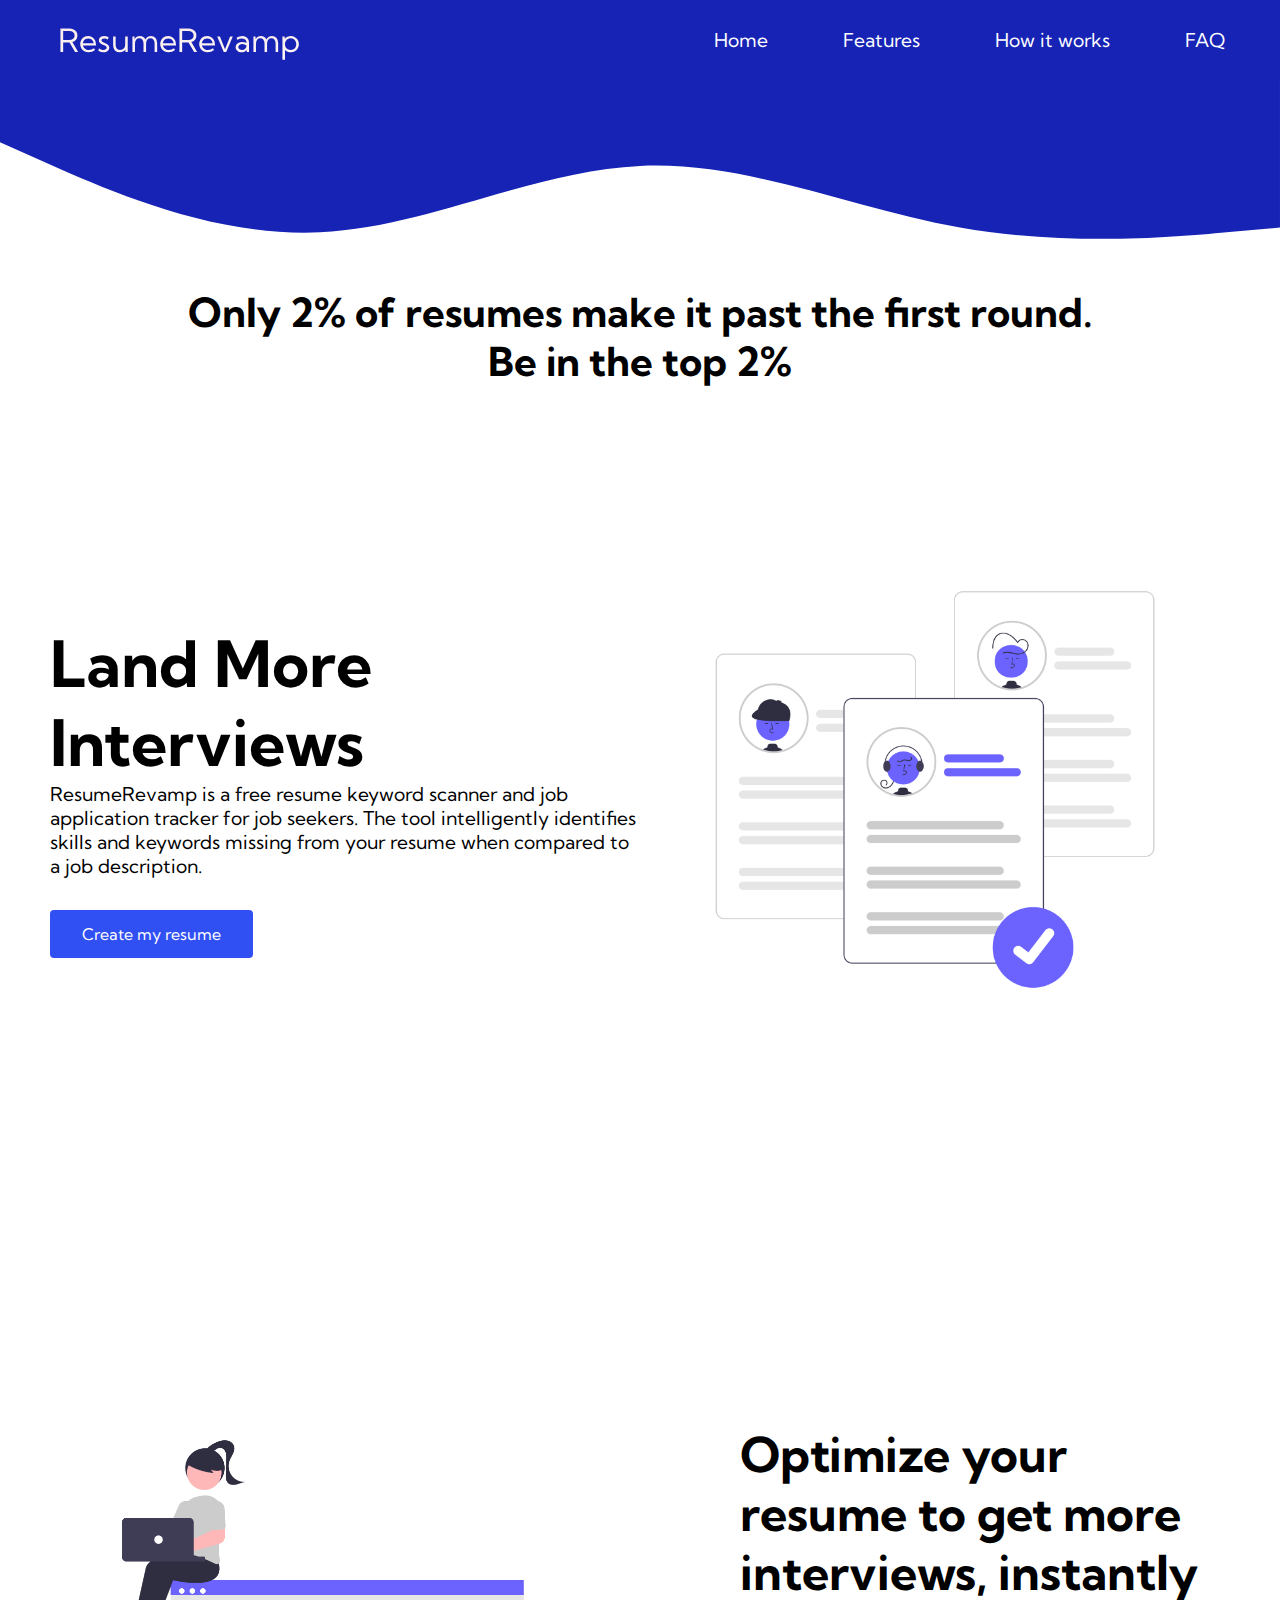
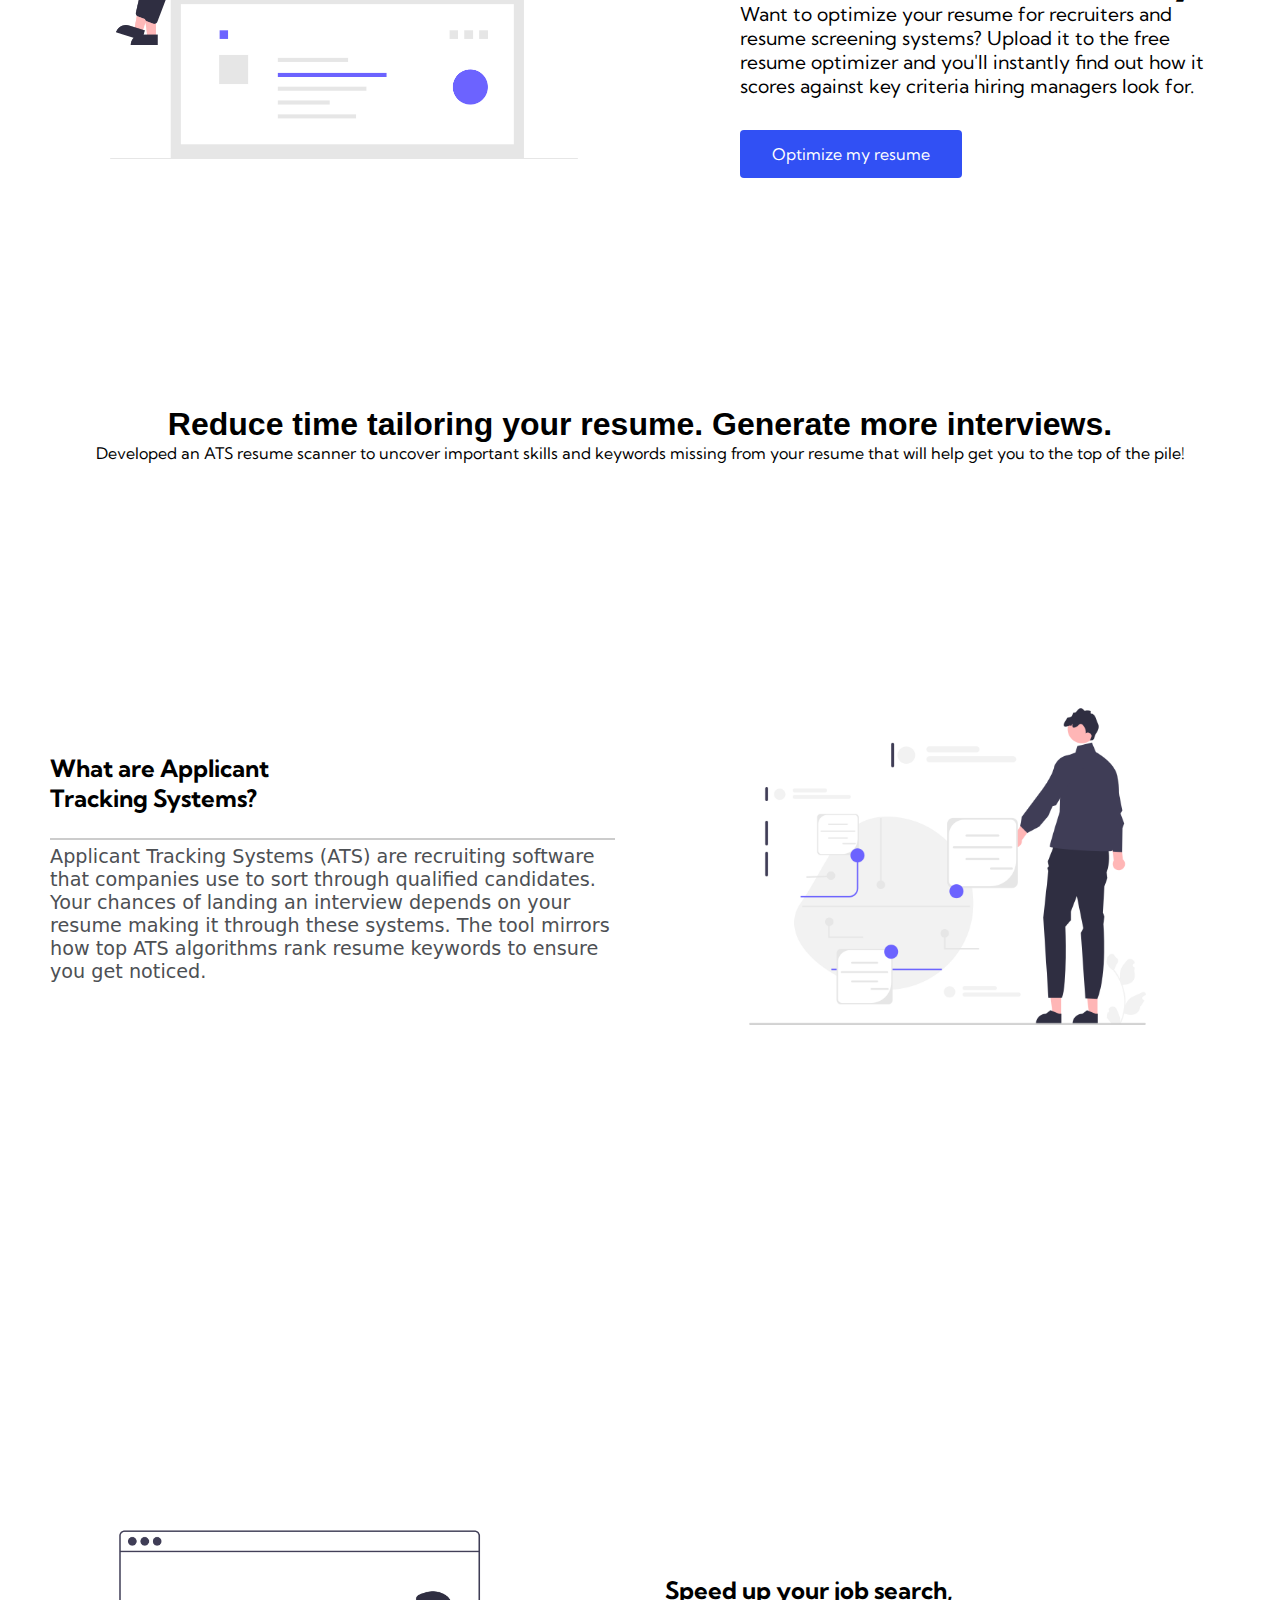
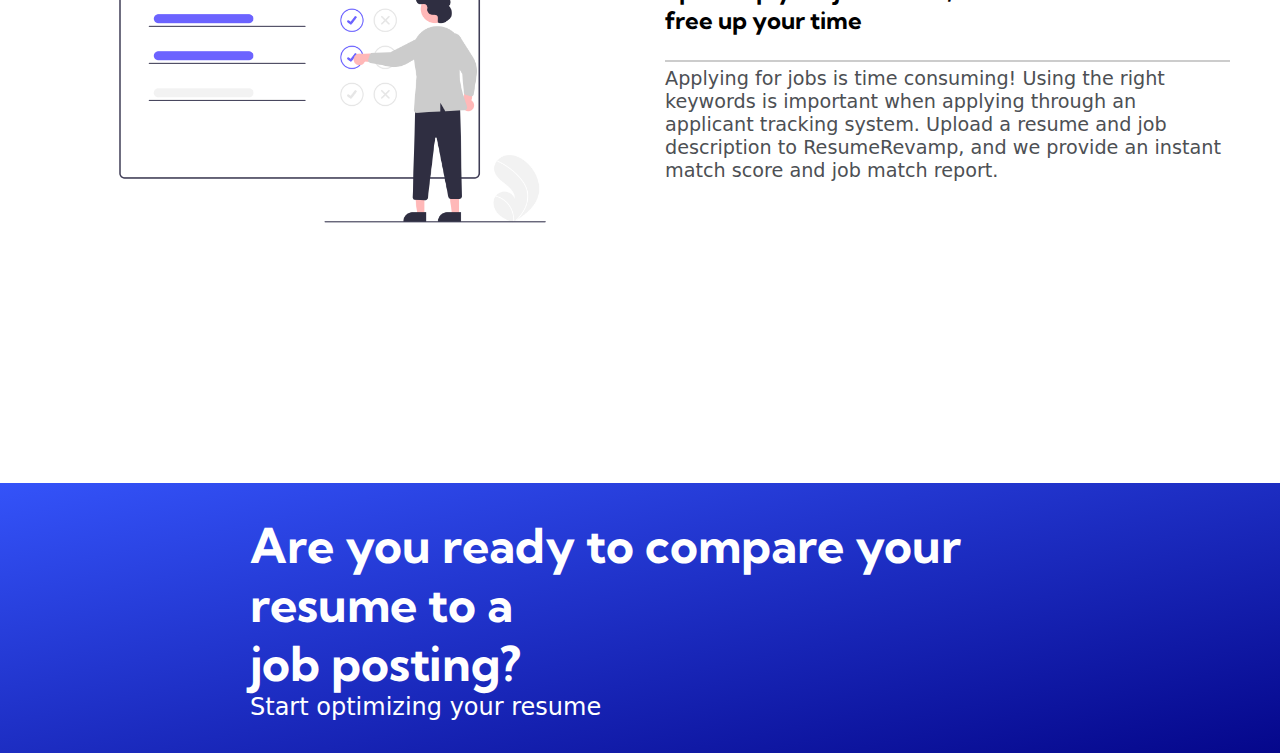
<file: index.html>
<!DOCTYPE html>
<html lang="en">
<head>
    <meta charset="UTF-8">
    <meta name="viewport" content="width=device-width, initial-scale=1.0">
    <title>Free Resume builder|ATS scanner</title>
    <link rel="stylesheet" href="style.css"/>
    <link rel="preconnect" href="https://fonts.googleapis.com">
    <link rel="preconnect" href="https://fonts.gstatic.com" crossorigin>
    <link href="https://fonts.googleapis.com/css2?family=Kumbh+Sans:wght@100..900&family=Open+Sans:ital,wght@0,300;0,400;0,500;0,600;0,700;0,800;1,300;1,400&family=Poppins:ital,wght@0,100;0,200;0,400;0,500;0,600;0,700;1,300;1,600&family=Raleway:wght@100;200;300;400;500;600;700&display=swap" rel="stylesheet">
    <link rel="stylesheet" href="https://cdnjs.cloudflare.com/ajax/libs/font-awesome/6.5.1/css/all.min.css" integrity="sha512-DTOQO9RWCH3ppGqcWaEA1BIZOC6xxalwEsw9c2QQeAIftl+Vegovlnee1c9QX4TctnWMn13TZye+giMm8e2LwA==" crossorigin="anonymous" referrerpolicy="no-referrer" />
</head>
<body>
    <!--navbar section-->
    <svg xmlns="http://www.w3.org/2000/svg" viewBox="0 0 1440 320"><path fill="#1623b4" fill-opacity="1" d="M0,160L60,186.7C120,213,240,267,360,261.3C480,256,600,192,720,186.7C840,181,960,235,1080,256C1200,277,1320,267,1380,261.3L1440,256L1440,0L1380,0C1320,0,1200,0,1080,0C960,0,840,0,720,0C600,0,480,0,360,0C240,0,120,0,60,0L0,0Z"></path></svg>
    <nav class="navbar">
        <div class="navbar__container">
            
         
        <a href="/" id="navbar__logo">
            <i class="fas fa-gem"></i>ResumeRevamp</a>
             <div class="navbar__toggle" id="mobile-menu">
                <span class="bar"></span>
               <span class="bar"></span>
               <span class="bar"></span>
             </div>
             <ul class="navbar__menu">
                <li class="navbar__item">
                    <a href="/" class="navbar__links">Home</a>
                </li>
                <li class="navbar__item">
                    <a href="features.html" class="navbar__links">Features</a>
                </li>
                <li class="navbar__item">
                    <a href="work.html" class="navbar__links">How it works</a>
                </li>
                <li class="navbar__item">
                    <a href="faq.html" class="navbar__links">FAQ</a>
                </li>


             </ul>
             
        </div>   
    </nav>
    
    
    <!--Hero Section1-->
    
    <div class="main">
        <div class="header">
            <h2>Only 2% of resumes make it past the first round.<br> Be in the top 2%</h2>
        </div>
        <div class="main__container">
            <div class="main__content">
                <h1>Land More Interviews</h1>
                <p>ResumeRevamp is a free resume keyword scanner and job application tracker for job seekers. The tool intelligently identifies skills and keywords missing from your resume when compared to a job description.</p>
                <button class="main__btn"><a href="https://kavya9252.github.io/Resume-Build/index.html">Create my resume</a></button>
            </div>
            <div class="main__img--container">
                <img src="images/pic2.png" alt="pic" id="main__img">
                
            </div>
        </div> 

    </div>
    <!--Hero section2-->
    <div class="main2">
        <div class="main__container2">
            <div class="main__content2">
                <h1>Optimize your resume to get more interviews, instantly</h1>
                <p>Want to optimize your resume for recruiters and resume screening systems? Upload it to the free resume optimizer and you'll instantly find out how it scores against key criteria hiring managers look for.</p>
                <button class="main__btn2"><a href="https://aparnalash.pythonanywhere.com/">Optimize my resume</a></button>
            </div>
            <div class="main__img--container2">
                <img src="images/pic1.png" alt="pic" id="main__img2">
                
            </div>
        </div>   
    </div>
    
    <div class="header1">
        <h1>Reduce time tailoring your resume. Generate more interviews.</h1>
        <p>Developed an ATS resume scanner to uncover important skills and keywords missing from your resume that will help get you to the top of the pile!</p>
    </div>

    <!--Hero section3-->
    <div class="main3">
        <div class="main__container3">
            <div class="main__content3">
                <h2>What are Applicant <br>Tracking Systems?</h2><br>
                <hr>
                <p>Applicant Tracking Systems (ATS) are recruiting software that companies use to sort through qualified candidates. Your chances of landing an interview depends on your resume making it through these systems. The tool mirrors how top ATS algorithms rank resume keywords to ensure you get noticed.</p>
                
            </div>
            <div class="main__img--container3">
                <img src="images/pic4.png" alt="pic" id="main__img3">
                
            </div>
        </div>   
    </div>

    <!--Hero section4-->
    <div class="main4">
        <div class="main__container4">
            <div class="main__content4">
                <h2>Speed up your job search, <br>free up your time</h2><br>
                <hr>
                <p>Applying for jobs is time consuming! Using the right keywords is important when applying through an applicant tracking system. Upload a resume and job description to ResumeRevamp, and we provide an instant match score and job match report.</p>
                
            </div>
            <div class="main__img--container4">
                <img src="images/pic6.png" alt="pic" id="main__img4">
                
            </div>
        </div>   
    </div>

    

    <!--Hero section6-->
    <div class="main6">
        <div class="main__container6">
            <div class="main__content6">
                <h1>Are you ready to compare your resume to a <br> job posting?
                </h1>
                <p>Start optimizing your resume</p>
                
            </div>
           
        </div>   
    </div>
    
    



    <script src="app.js"></script>
</body>
</html>
</file>
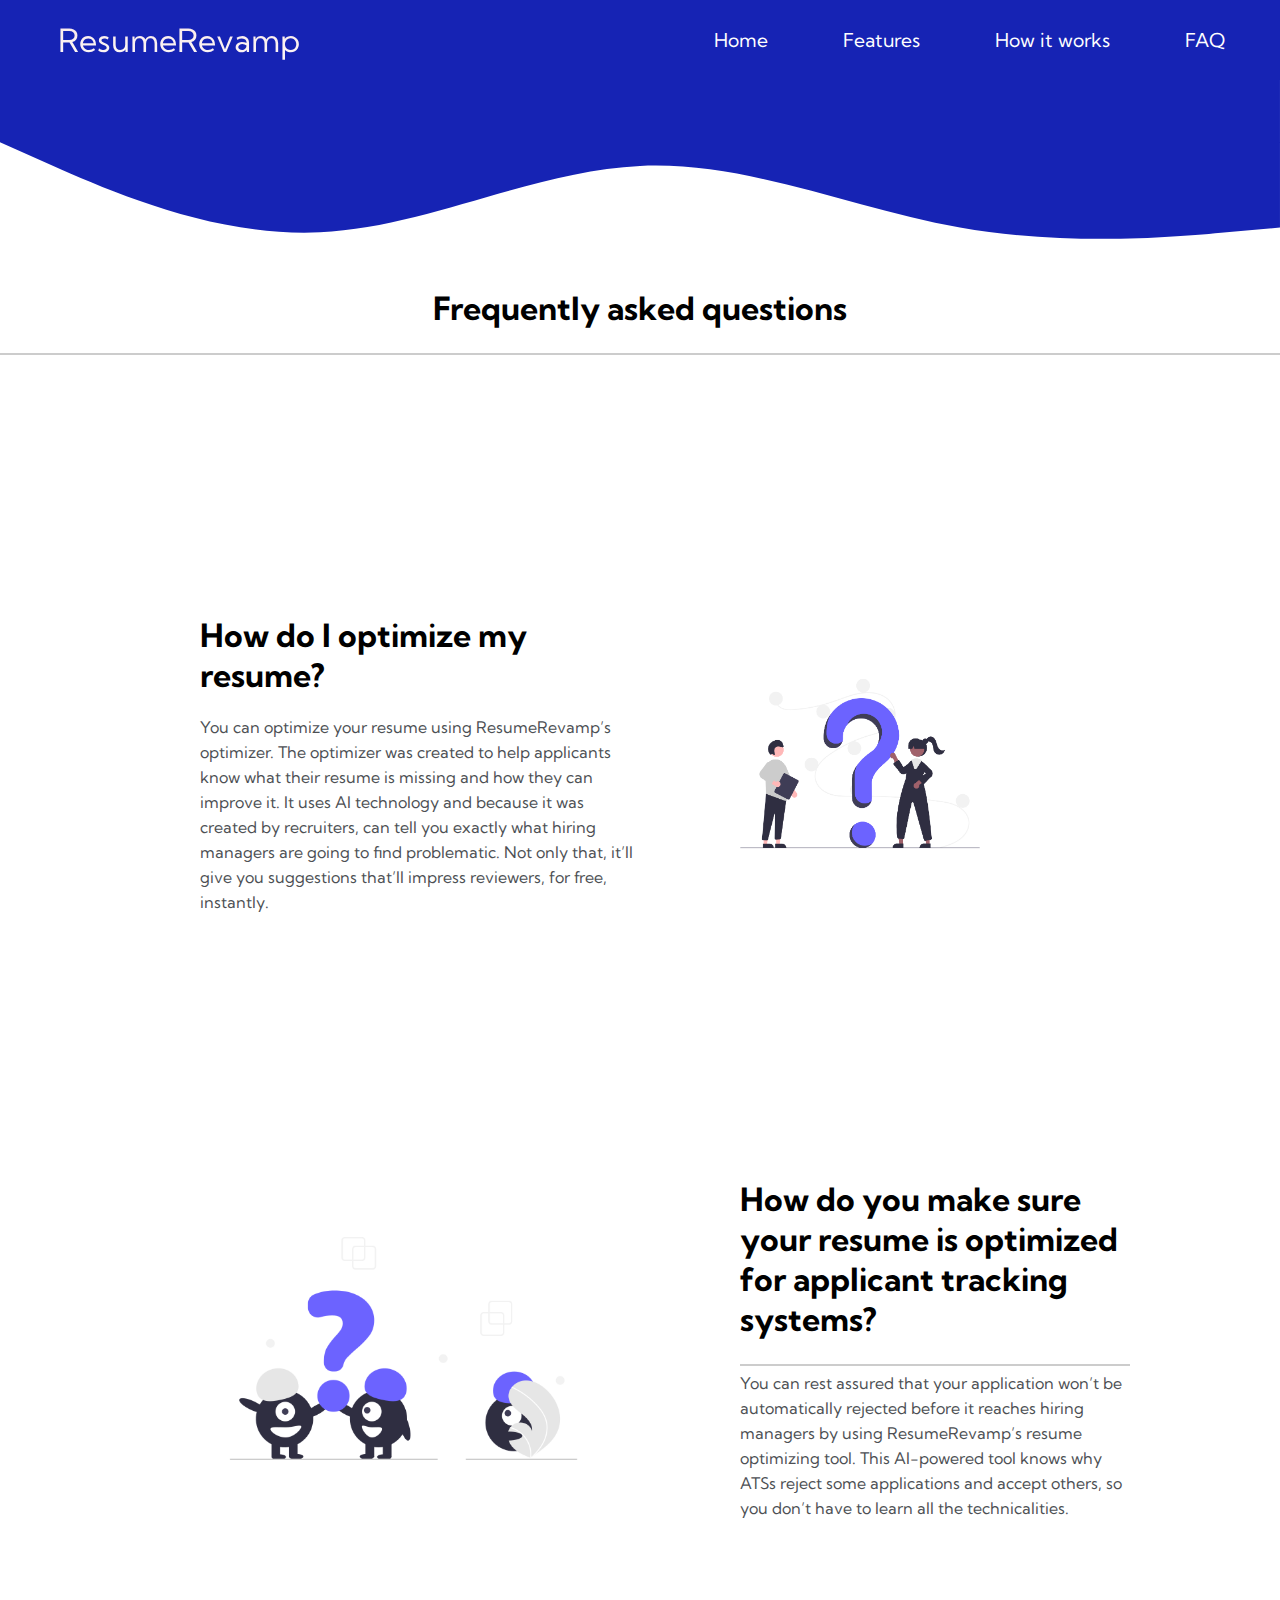
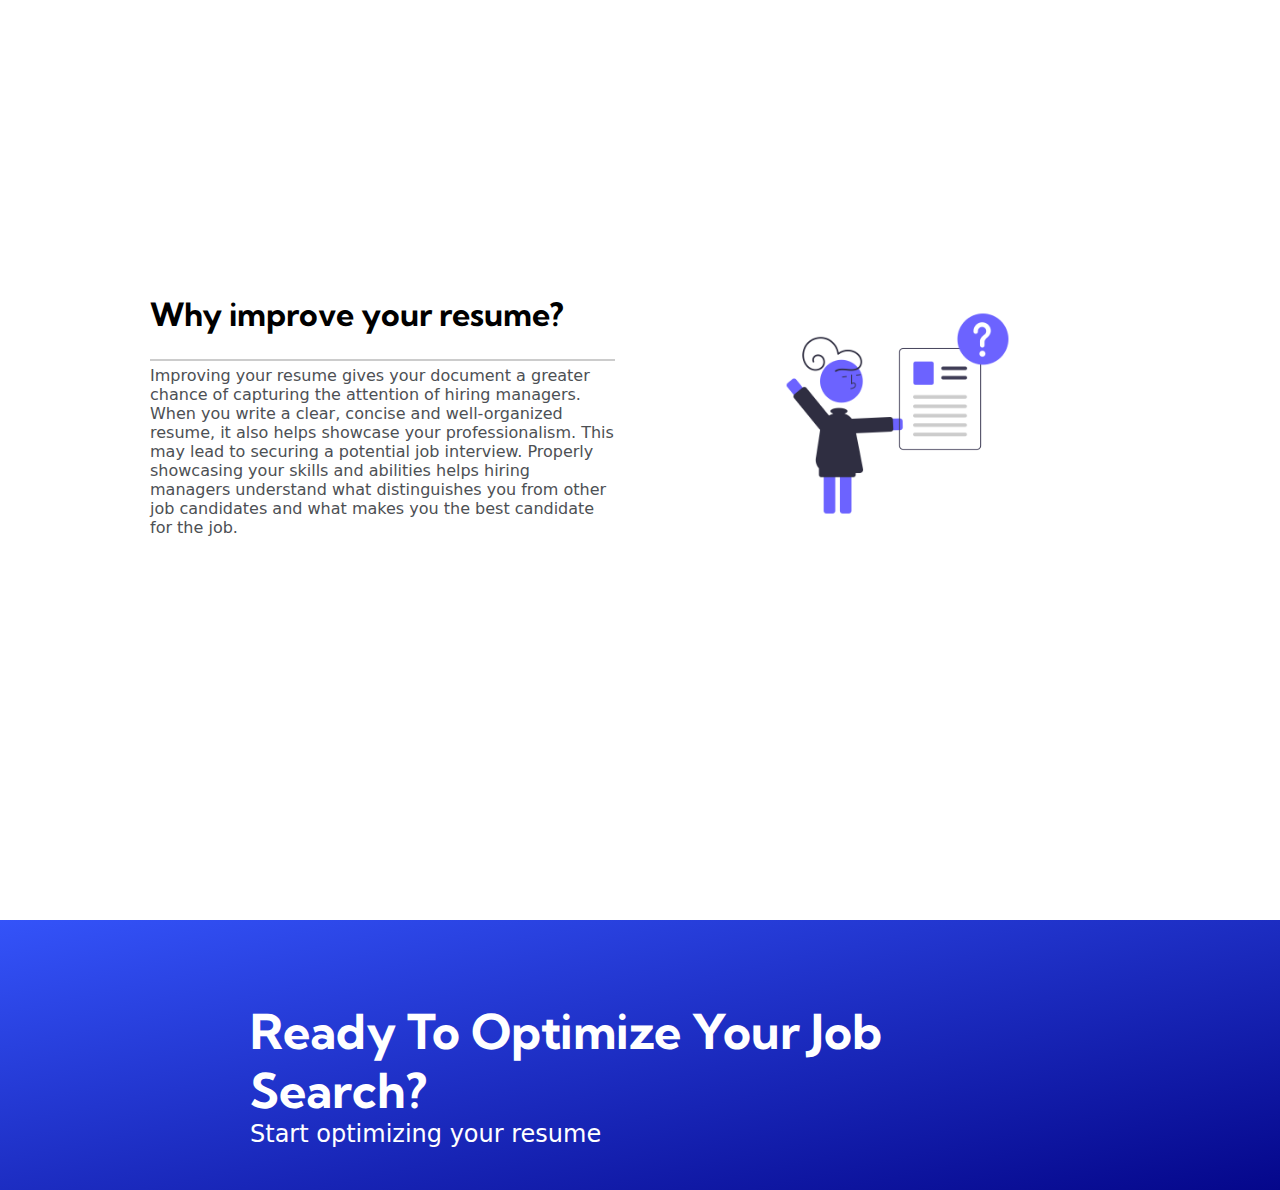
<file: faq.html>
<!DOCTYPE html>
<html lang="en">
<head>
    <meta charset="UTF-8">
    <meta name="viewport" content="width=device-width, initial-scale=1.0">
    <title>Free Resume builder|ATS scanner</title>
    <link rel="stylesheet" href="style3.css"/>
    <link rel="preconnect" href="https://fonts.googleapis.com">
    <link rel="preconnect" href="https://fonts.gstatic.com" crossorigin>
    <link href="https://fonts.googleapis.com/css2?family=Kumbh+Sans:wght@100..900&family=Open+Sans:ital,wght@0,300;0,400;0,500;0,600;0,700;0,800;1,300;1,400&family=Poppins:ital,wght@0,100;0,200;0,400;0,500;0,600;0,700;1,300;1,600&family=Raleway:wght@100;200;300;400;500;600;700&display=swap" rel="stylesheet">
    <link rel="stylesheet" href="https://cdnjs.cloudflare.com/ajax/libs/font-awesome/6.5.1/css/all.min.css" integrity="sha512-DTOQO9RWCH3ppGqcWaEA1BIZOC6xxalwEsw9c2QQeAIftl+Vegovlnee1c9QX4TctnWMn13TZye+giMm8e2LwA==" crossorigin="anonymous" referrerpolicy="no-referrer" />
</head>
<body>
    <!--navbar section-->
    <svg xmlns="http://www.w3.org/2000/svg" viewBox="0 0 1440 320"><path fill="#1623b4" fill-opacity="1" d="M0,160L60,186.7C120,213,240,267,360,261.3C480,256,600,192,720,186.7C840,181,960,235,1080,256C1200,277,1320,267,1380,261.3L1440,256L1440,0L1380,0C1320,0,1200,0,1080,0C960,0,840,0,720,0C600,0,480,0,360,0C240,0,120,0,60,0L0,0Z"></path></svg>
    <nav class="navbar">
        <div class="navbar__container">
            
         
        <a href="/" id="navbar__logo">
            <i class="fas fa-gem"></i>ResumeRevamp</a>
             <div class="navbar__toggle" id="mobile-menu">
                <span class="bar"></span>
               <span class="bar"></span>
               <span class="bar"></span>
             </div>
             <ul class="navbar__menu">
                <li class="navbar__item">
                    <a href="index.html" class="navbar__links">Home</a>
                </li>
                <li class="navbar__item">
                    <a href="features.html" class="navbar__links">Features</a>
                </li>
                <li class="navbar__item">
                    <a href="work.html" class="navbar__links">How it works</a>
                </li>
                <li class="navbar__item">
                    <a href="faq.html" class="navbar__links">FAQ</a>
                </li>


             </ul>
             
        </div>   
    </nav>
    
    
    <!--Hero Section1-->
    
    <div class="main">
        <div class="header">
            <h1>Frequently asked questions</h1><br>
            <hr>
            
        </div>
        <div class="main__container">
            <div class="main__content">
                <h1>How do I optimize my resume?</h1><br>
        
                <p>You can optimize your resume using ResumeRevamp’s optimizer. The optimizer was created to help applicants know what their resume is missing and how they can improve it. It uses AI technology and because it was created by recruiters, can tell you exactly what hiring managers are going to find problematic. Not only that, it’ll give you suggestions that’ll impress reviewers, for free, instantly.</p>
            </div>
            <div class="main__img--container">
                <img src="images/pic12.png" alt="pic" id="main__img">
                
            </div>
        </div> 

    </div>
    <!--Hero section2-->
    <div class="main2">
        <div class="main__container2">
            <div class="main__content2">
                <h1>How do you make sure your resume is optimized for applicant tracking systems?</h1><br>
                <hr>
                <p>You can rest assured that your application won’t be automatically rejected before it reaches hiring managers by using ResumeRevamp’s resume optimizing tool. This AI-powered tool knows why ATSs reject some applications and accept others, so you don’t have to learn all the technicalities. </p>
                
            </div>
            <div class="main__img--container2">
                <img src="images/pic13.png" alt="pic" id="main__img2">
                
            </div>
        </div>   
    </div>
    <br><br><br><br>
    <div class="header1">
        
    
    </div>
    

    <!--Hero section3-->
    <div class="main3">
        <div class="main__container3">
            <div class="main__content3">
                <h1>Why improve your resume?</h1><br>
                <hr>
                <p>Improving your resume gives your document a greater chance of capturing the attention of hiring managers. When you write a clear, concise and well-organized resume, it also helps showcase your professionalism. This may lead to securing a potential job interview. Properly showcasing your skills and abilities helps hiring managers understand what distinguishes you from other job candidates and what makes you the best candidate for the job.</p>
                
            </div>
            <div class="main__img--container3">
                <img src="images/pic14.png" alt="pic" id="main__img3">
                
            </div>
        </div>   
    </div>
    <br><br><br><br><br>
    <!--Hero section6-->
    <div class="main6">
        <div class="main__container6">
            <div class="main__content6">
                <br><br>
                <h1>Ready To Optimize Your Job Search?
                </h1>
                <p>Start optimizing your resume</p>
                
            </div>
           
        </div>   
    </div>

     
  
  
    



    <script src="app.js"></script>
</body>
</html>
</file>
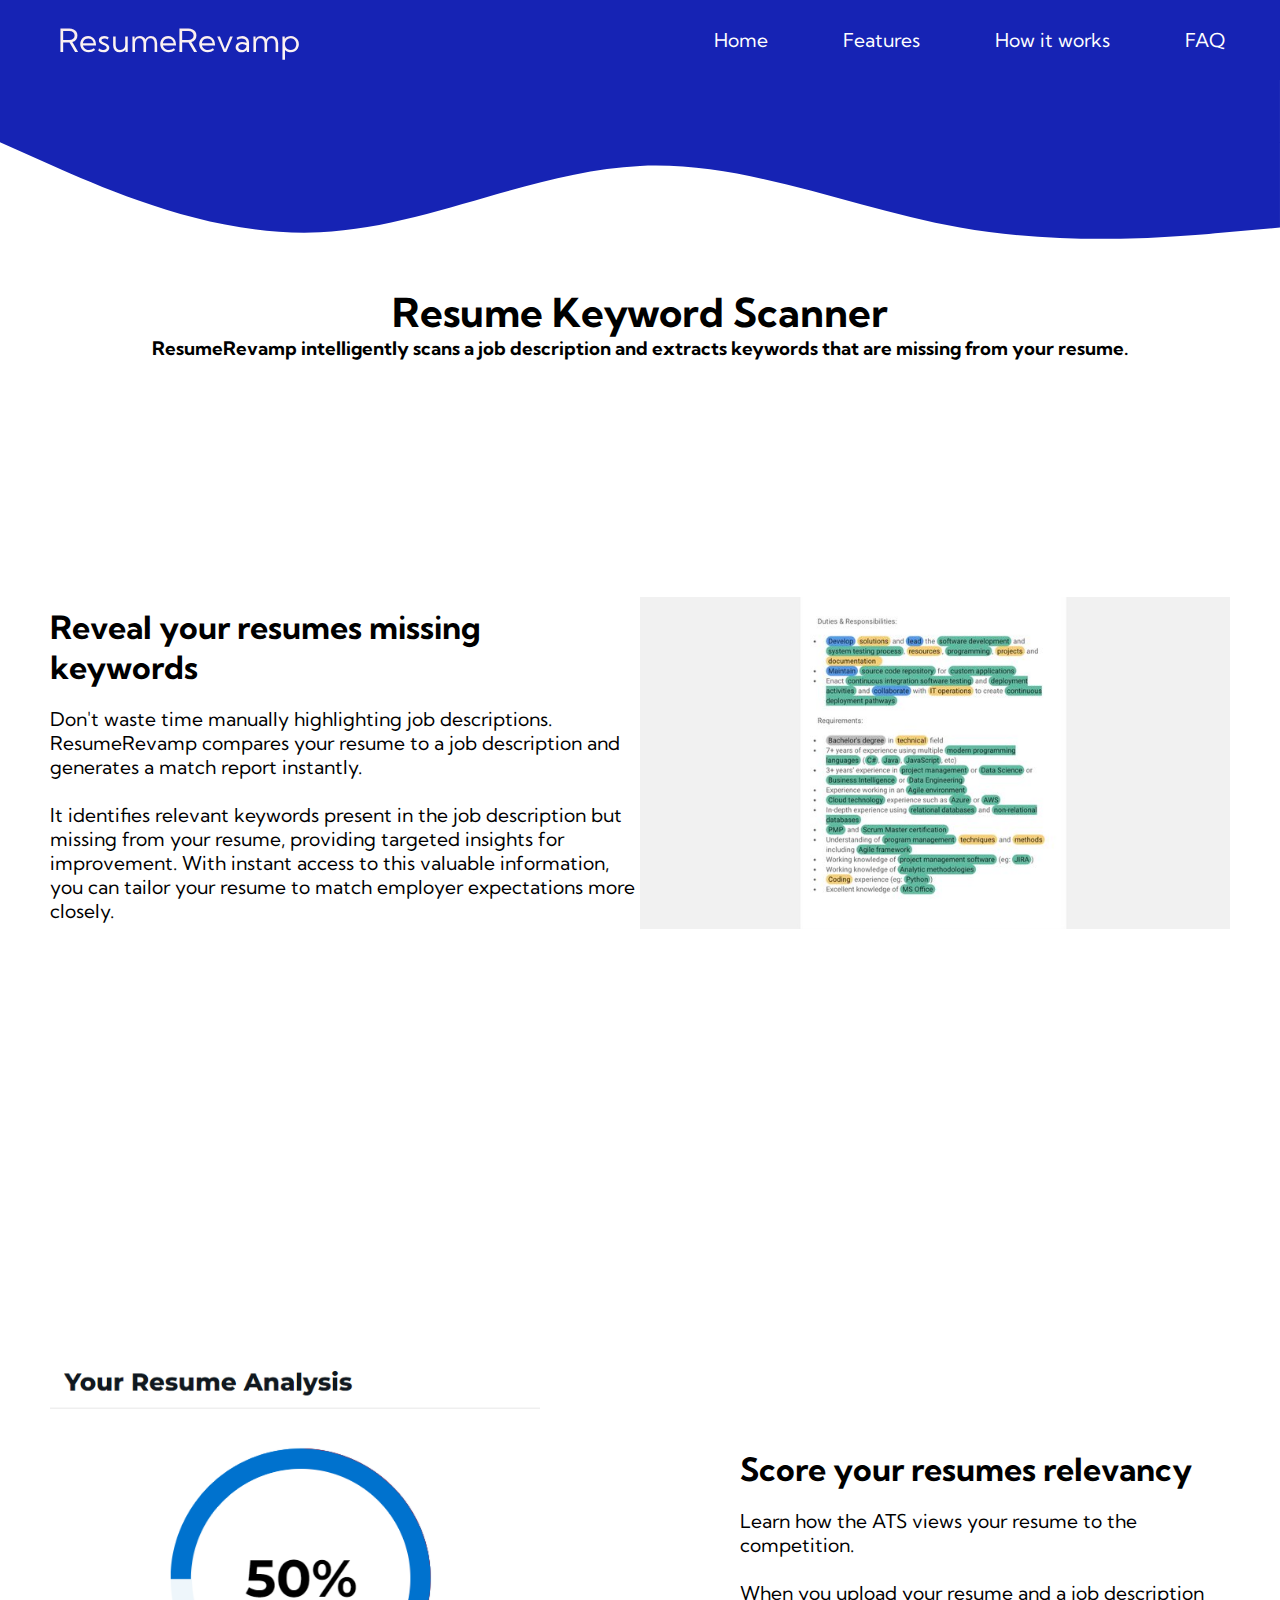
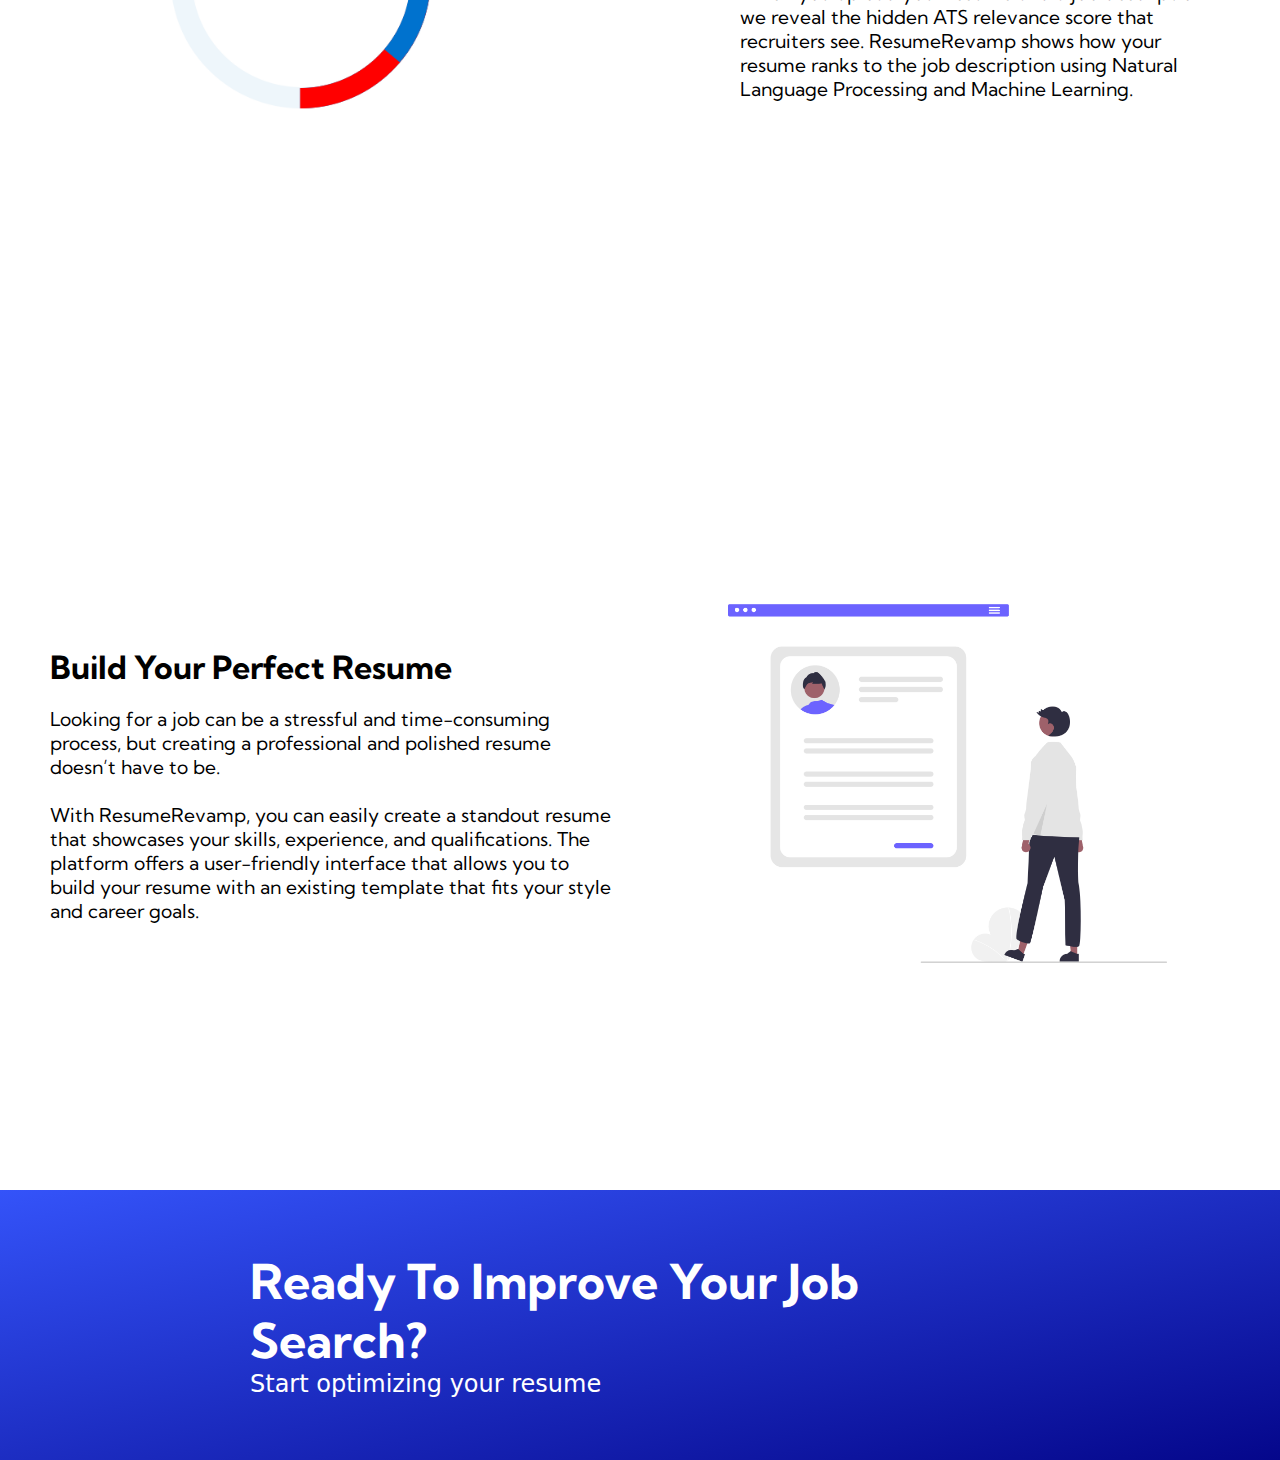
<file: features.html>
<!DOCTYPE html>
<html lang="en">
<head>
    <meta charset="UTF-8">
    <meta name="viewport" content="width=device-width, initial-scale=1.0">
    <title>Free Resume builder|ATS scanner</title>
    <link rel="stylesheet" href="style1.css"/>
    <link rel="preconnect" href="https://fonts.googleapis.com">
    <link rel="preconnect" href="https://fonts.gstatic.com" crossorigin>
    <link href="https://fonts.googleapis.com/css2?family=Kumbh+Sans:wght@100..900&family=Open+Sans:ital,wght@0,300;0,400;0,500;0,600;0,700;0,800;1,300;1,400&family=Poppins:ital,wght@0,100;0,200;0,400;0,500;0,600;0,700;1,300;1,600&family=Raleway:wght@100;200;300;400;500;600;700&display=swap" rel="stylesheet">
    <link rel="stylesheet" href="https://cdnjs.cloudflare.com/ajax/libs/font-awesome/6.5.1/css/all.min.css" integrity="sha512-DTOQO9RWCH3ppGqcWaEA1BIZOC6xxalwEsw9c2QQeAIftl+Vegovlnee1c9QX4TctnWMn13TZye+giMm8e2LwA==" crossorigin="anonymous" referrerpolicy="no-referrer" />
</head>
<body>
    <!--navbar section-->
    <svg xmlns="http://www.w3.org/2000/svg" viewBox="0 0 1440 320"><path fill="#1623b4" fill-opacity="1" d="M0,160L60,186.7C120,213,240,267,360,261.3C480,256,600,192,720,186.7C840,181,960,235,1080,256C1200,277,1320,267,1380,261.3L1440,256L1440,0L1380,0C1320,0,1200,0,1080,0C960,0,840,0,720,0C600,0,480,0,360,0C240,0,120,0,60,0L0,0Z"></path></svg>
    <nav class="navbar">
        <div class="navbar__container">
            
         
        <a href="/" id="navbar__logo">
            <i class="fas fa-gem"></i>ResumeRevamp</a>
             <div class="navbar__toggle" id="mobile-menu">
                <span class="bar"></span>
               <span class="bar"></span>
               <span class="bar"></span>
             </div>
             <ul class="navbar__menu">
                <li class="navbar__item">
                    <a href="index.html" class="navbar__links">Home</a>
                </li>
                <li class="navbar__item">
                    <a href="features.html" class="navbar__links">Features</a>
                </li>
                <li class="navbar__item">
                    <a href="work.html" class="navbar__links">How it works</a>
                </li>
                <li class="navbar__item">
                    <a href="faq.html" class="navbar__links">FAQ</a>
                </li>


             </ul>
             
        </div>   
    </nav>

    <!--Hero Section1-->
    
    <div class="main">
        <div class="header">
            <h2>Resume Keyword Scanner</h2>
            <h3>ResumeRevamp intelligently scans a job description and extracts keywords that are missing from your resume.</h3>
        </div>
        <div class="main__container">
            <div class="main__content">
                <h1>Reveal your resumes missing <br>keywords</h1><br>
                <p>Don't waste time manually highlighting job descriptions.<br>ResumeRevamp compares your resume to a job description and generates a match report instantly.<br><br> It identifies relevant keywords present in the job description but missing from your resume, providing targeted insights for improvement. With instant access to this valuable information, you can tailor your resume to match employer expectations more closely.

                </p>
                
            </div>
            <div class="main__img--container">
                <img src="images/pic8.jpg" alt="pic" id="main__img">
                
            </div>
        </div> 

    </div>



    <!--Hero section2-->
    <div class="main2">
        <div class="main__container2">
            <div class="main__content2">
                <h1>Score your resumes relevancy</h1><br>
                <p>Learn how the ATS views your resume to the competition.<br><br>When you upload your resume and a job description we reveal the hidden ATS relevance score that recruiters see. ResumeRevamp shows how your resume ranks to the job description using Natural Language Processing and Machine Learning.</p>
    
            </div>
            <div class="main__img--container2">
                <img src="images/pic15.png" alt="pic" id="main__img2">
                
            </div>
        </div>   
    </div>
    
    
    <!--Hero section3-->
    <div class="main3">
        <div class="main__container3">
            <div class="main__content3">
                <h2>Build Your Perfect Resume</h2><br>
                <p>Looking for a job can be a stressful and time-consuming process, but creating a professional and polished resume doesn’t have to be.<br><br> With ResumeRevamp, you can easily create a standout resume that showcases your skills, experience, and qualifications. The platform offers a user-friendly interface that allows you to build your resume with an existing template that fits your style and career goals. </p>
                
            </div>
            <div class="main__img--container3">
                <img src="images/pic16.png" alt="pic" id="main__img3">
                
            </div>
        </div>   
    </div>

    <!--Hero section6-->
    <div class="main6">
        <div class="main__container6">
            <div class="main__content6">
                <h1>Ready To Improve Your Job Search?
                </h1>
                <p>Start optimizing your resume</p>
                
            </div>
           
        </div>   
    </div>

     
    
  
    



    <script src="app.js"></script>
</body>
</html>
</file>
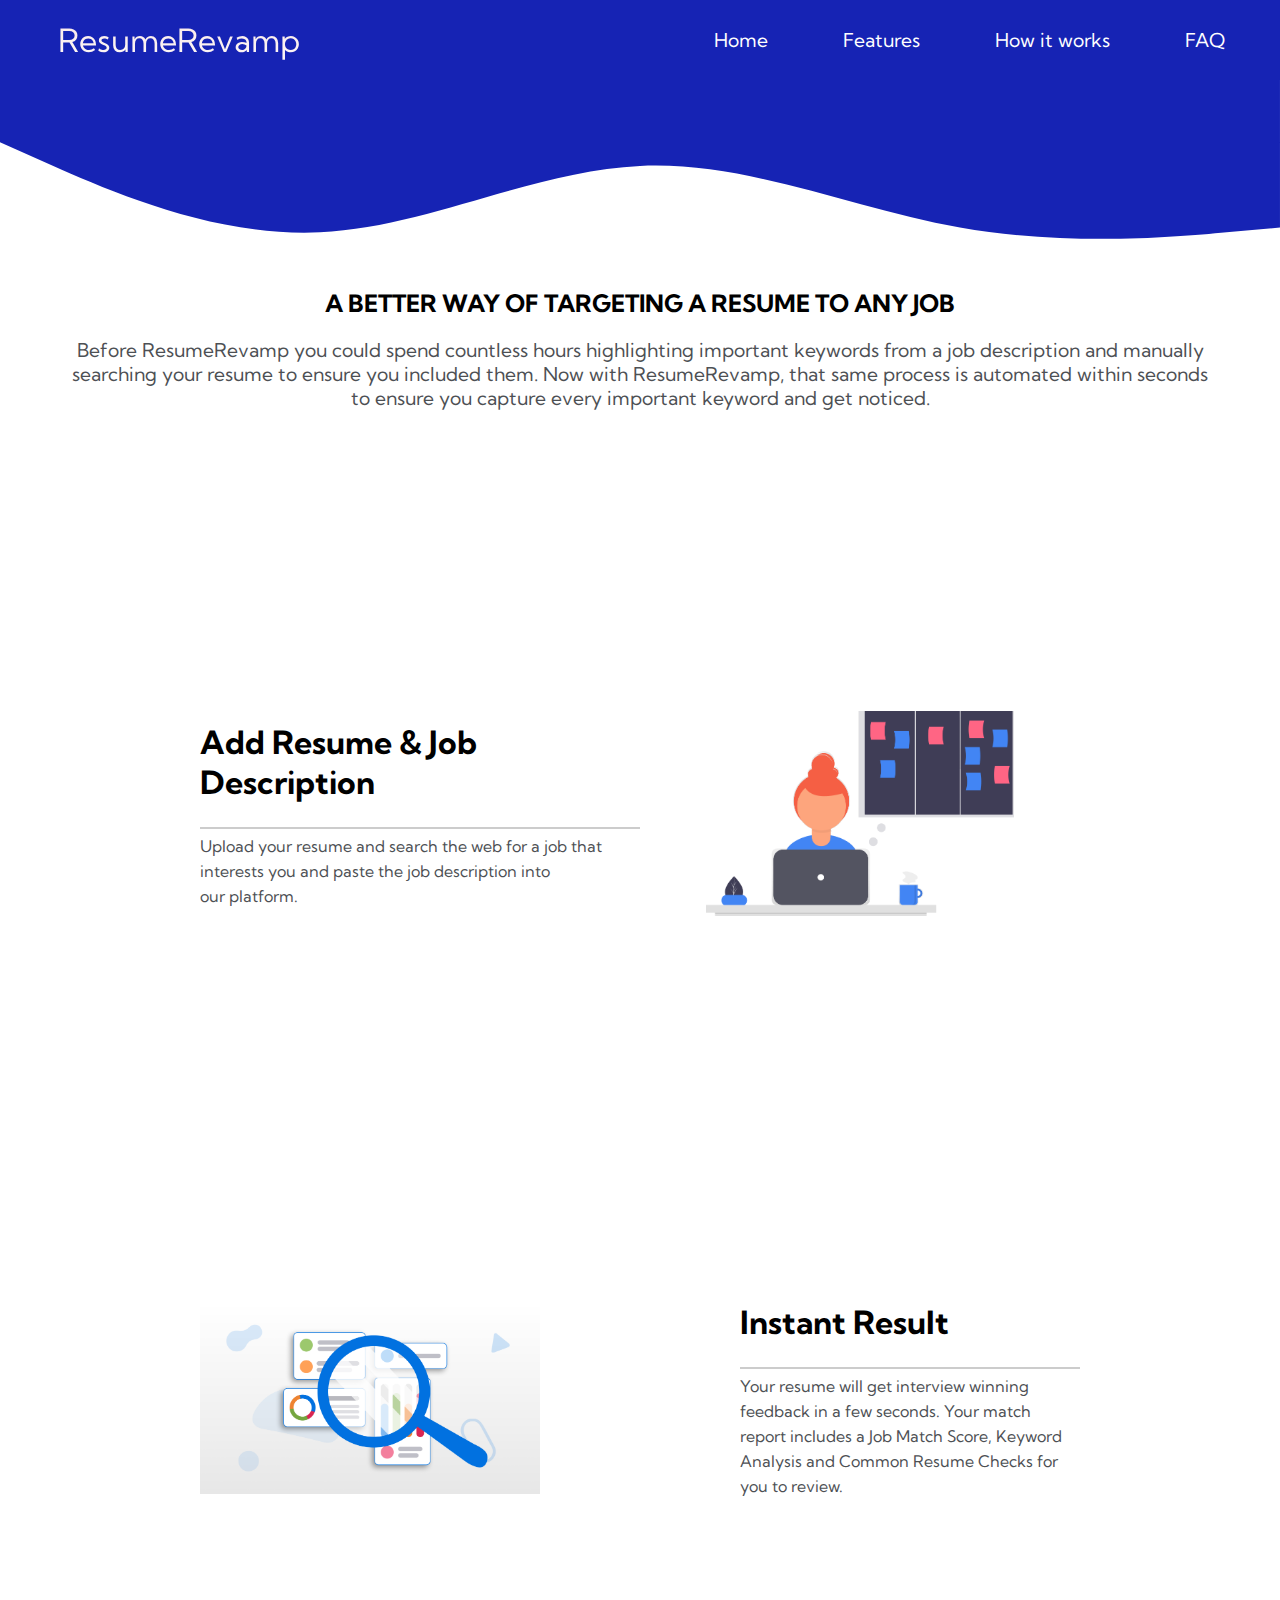
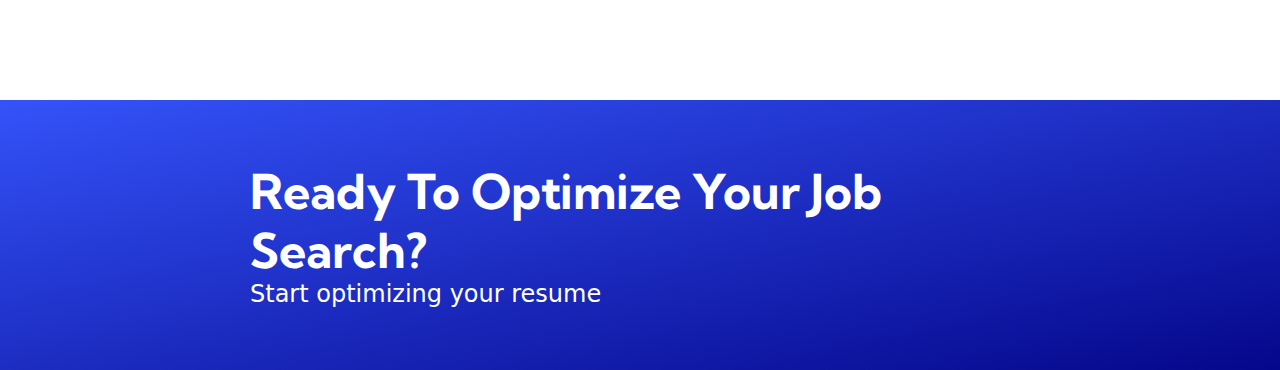
<file: work.html>
<!DOCTYPE html>
<html lang="en">
<head>
    <meta charset="UTF-8">
    <meta name="viewport" content="width=device-width, initial-scale=1.0">
    <title>Free Resume builder|ATS scanner</title>
    <link rel="stylesheet" href="style2.css"/>
    <link rel="preconnect" href="https://fonts.googleapis.com">
    <link rel="preconnect" href="https://fonts.gstatic.com" crossorigin>
    <link href="https://fonts.googleapis.com/css2?family=Kumbh+Sans:wght@100..900&family=Open+Sans:ital,wght@0,300;0,400;0,500;0,600;0,700;0,800;1,300;1,400&family=Poppins:ital,wght@0,100;0,200;0,400;0,500;0,600;0,700;1,300;1,600&family=Raleway:wght@100;200;300;400;500;600;700&display=swap" rel="stylesheet">
    <link rel="stylesheet" href="https://cdnjs.cloudflare.com/ajax/libs/font-awesome/6.5.1/css/all.min.css" integrity="sha512-DTOQO9RWCH3ppGqcWaEA1BIZOC6xxalwEsw9c2QQeAIftl+Vegovlnee1c9QX4TctnWMn13TZye+giMm8e2LwA==" crossorigin="anonymous" referrerpolicy="no-referrer" />
</head>
<body>
    <!--navbar section-->
    <svg xmlns="http://www.w3.org/2000/svg" viewBox="0 0 1440 320"><path fill="#1623b4" fill-opacity="1" d="M0,160L60,186.7C120,213,240,267,360,261.3C480,256,600,192,720,186.7C840,181,960,235,1080,256C1200,277,1320,267,1380,261.3L1440,256L1440,0L1380,0C1320,0,1200,0,1080,0C960,0,840,0,720,0C600,0,480,0,360,0C240,0,120,0,60,0L0,0Z"></path></svg>
    <nav class="navbar">
        <div class="navbar__container">
            
         
        <a href="/" id="navbar__logo">
            <i class="fas fa-gem"></i>ResumeRevamp</a>
             <div class="navbar__toggle" id="mobile-menu">
                <span class="bar"></span>
               <span class="bar"></span>
               <span class="bar"></span>
             </div>
             <ul class="navbar__menu">
                <li class="navbar__item">
                    <a href="index.html" class="navbar__links">Home</a>
                </li>
                <li class="navbar__item">
                    <a href="features.html" class="navbar__links">Features</a>
                </li>
                <li class="navbar__item">
                    <a href="work.html" class="navbar__links">How it works</a>
                </li>
                <li class="navbar__item">
                    <a href="faq.html" class="navbar__links">FAQ</a>
                </li>


             </ul>
             
        </div>   
    </nav>
    
    
    <!--Hero Section1-->
    
    <div class="main">
        <div class="header">
            <h1>A BETTER WAY OF TARGETING A RESUME TO ANY JOB</h1><br>
            <p>Before ResumeRevamp you could spend countless hours highlighting important keywords from a job description and manually<br> searching your resume to ensure you included them. Now with ResumeRevamp, that same process is automated within seconds<br> to ensure you capture every important keyword and get noticed.</p>
        </div>
        <div class="main__container">
            <div class="main__content">
                <h1>Add Resume & Job Description</h1><br>
                <hr>
                <p>Upload your resume and search the web for a job that<br>interests you and paste the job description into<br> our platform.</p>
            </div>
            <div class="main__img--container">
                <img src="images/pic10.png" alt="pic" id="main__img">
                
            </div>
        </div> 

    </div>
    <!--Hero section2-->
    <div class="main2">
        <div class="main__container2">
            <div class="main__content2">
                <h1>Instant Result</h1><br>
                <hr>
                <p>Your resume will get interview winning feedback in a few seconds. Your match report includes a Job Match Score, Keyword Analysis and Common Resume Checks for you to review.</p>
                
            </div>
            <div class="main__img--container2">
                <img src="images/pic11.png" alt="pic" id="main__img2">
                
            </div>
        </div>   
    </div>
    <br><br><br><br>
    <div class="header1">
        
    
    </div>

    
    <br><br>
    <!--Hero section6-->
    <div class="main6">
        <div class="main__container6">
            <div class="main__content6">
                <h1>Ready To Optimize Your Job Search?
                </h1>
                <p>Start optimizing your resume</p>
                
            </div>
           
        </div>   
    </div>

     
    



    <script src="app.js"></script>
</body>
</html>
</file>
<file: style.css>
*{
    box-sizing: border-box;
    margin: 0;
    padding: 0;
    font-family: 'Kumbh Sans', 'sans-serif';
   
}

.navbar {
    height: 80px;
    display: flex;
    justify-content: center;
    align-items: center;
    font-size: 1.2rem;
    position:absolute;
    width: 100%;
    top: 0;
    z-index: 2;
}

.navbar__container{
    display: flex;
    justify-content: space-between;
    height: 80px;
    width:100%;
    max-width: 1300px;
    margin: top;
    padding: 0 50px;
    z-index: 2;
    background:#1623b4 ;
}

#navbar__logo{
    background-color: white;
    background-image: linear-gradient(to top,white 0%,rgba(247, 223, 223, 0.955) 100%);
    background-size: 100%;
    -webkit-background-clip: text;
    -moz-background-clip: text;
    -webkit-text-fill-color: transparent;
    -moz-text-fill-color: transparent;
    display: flex;
    align-items: center;
    cursor: pointer;
    text-decoration: none;
    font-size: 2rem;

}

.fa-gem{
    margin-right: 0.5rem;
}

.navbar__menu{
    display: flex;
    align-items: center;
    list-style: none;
    text-align: center;
    z-index: 2;
}

.navbar__item{
    height: 80px;
    padding: 70px;
    padding-right: 5px;
    z-index: 2;
}

.navbar__links{
    color:#ffff;
    display:flex;
    align-items: center;
    justify-content: center;
    text-decoration: none;
    padding: 0 1 rem;
    height: 100%;
}

.navbar__links:hover{
    color:grey;
    transition: all 0.3s ease;
}

@media screen and (max-width: 960px) {
    .navbar__container {
        display: flex;
        justify-content: space-between;
        height: 80px;
        z-index:1;
        width: 100%;
        max-width: 1300px;
        padding: 0%;
    }
    .navbar__menu {
        display: grid;
        grid-template-columns: auto;
        margin: 0;
        width: 100%;
        position: absolute;
        top: -1000px;
        opacity: 0;
        transition:all 0.5s ease;
        height: 50vh;
        z-index: -1;
        background:#1623b4;

    }

    .navbar__menu.active {
        background:#1623b4;
        top: 100%;
        opacity: 1;
        transition: all 0.5s ease;
        z-index: 99;
        height: 50vh;
        font-size: 1.6rem;
        
    }

    #navbar__logo {
        padding-left: 20px;
    }

    .navbar__toggle .bar{
        width: 25px;
        height: 3px;
        margin: 5px auto;
        transition:all 0.3s ease-in-out;
        background: #ffff;
    }

    .navbar__item{
        width: 100%;
        padding: 0%;
    }

    .navbar__links {
        text-align: center;
        padding: 2rem;
        width:100%;
        display:table;
    }

    #mobile-menu {
        position:absolute;
        top:20%;
        right: 5%;
        transform: translate(5%, 20%) ;


    }
    .navbar__toggle .bar {
        display: block;
        cursor: pointer;
    }

    #mobile-menu.is-active .bar:nth-child(2) {
        opacity: 0;
    }

    #mobile-menu.is-active .bar:nth-child(1) {
        transform: translateY(8px) rotate(45deg);
    }

    #mobile-menu.is-active .bar:nth-child(3) {
        transform: translateY(-8px) rotate(-45deg);
    }







}/*Hero section1*/

.main__container {
    display:grid;
    grid-template-columns: 1fr 1fr;
    align-items: center;
    justify-self: center;
    margin: 0 auto;
    height: 90vh;
    z-index: 1;
    width: 100%;
    max-width: 1300px;
    padding: 0 50px;

}

.header h2 {
    text-align: center;
    font-size: 2.5rem;

    

}

.main__content h1{
    font-size: 4rem;

}
.main__content p {
    margin-top: 1 rem;
    font-size: 1.2rem;
    font-weight:400;

}

.main__btn {
    font-size: 1rem;
    background-image: linear-gradient(to top, #3150f4 100%, blue 0%);
    padding: 14px 32px;
    border: none;
    border-radius: 4px;
    color: #ffff;
    margin-top: 2rem;
    cursor: pointer;
    position:relative;
    transition: all 0.35s;
    outline: none;
}

.main__btn a {
    position:relative;
    z-index: 2;
    color: #ffff;
    text-decoration: none;

}
.main__img--container {
    text-align: center;
}

#main__img {
    height: 100%;
    width: 100%;
}

/* Mobile Responsive */

@media screen and (max-width: 768px) {
    .main__container {
        display: grid;
        grid-template-columns: auto;
        align-items: center;
        justify-self: center;
        width: 100%;
        margin: 0 auto;
        height: 90vh;

    }
    .main__content {
        text-align: center;
        margin-bottom: 4rem;
    }

    .main__content h1 {
        font-size: 2.5rem;
        margin-top: 2rem;
    }

    .main__content p {
        margin-top: 1rem;
        font-size: 1.5rem;

    }
}

@media screen and (max-width: 480px){
    .main__content h1 {
        font-size: 2rem;
        margin-top: 3rem;
    }

    .main__content p {
        margin-top: 2rem;
        font-size: 1.5rem;

    }
    .main__btn{
        padding: 12px 36px;
        margin: 2.5rem 0;
    }

}


/*Hero section2*/

.main__container2 {
    display:grid;
    grid-template-columns: 1fr 1fr;
    column-gap: 200px;
    align-items: center;
    justify-self: center;
    margin: 0 auto;
    height: 90vh;
    z-index: 1;
    width: 100%;
    max-width: 1300px;
    padding: 0 50px;
   
}

.main__content2{
    text-align:left;
    order: 2;
}

.main__content2 h1{
    font-size: 3rem;
    

}
.main__content2 p {
    margin-top: 1 rem;
    font-size: 1.2rem;
    font-weight:400;

}

.main__btn2 {
    font-size: 1rem;
    background-image: linear-gradient(to top, #3150f4 100%, blue 0%);
    padding: 14px 32px;
    border: none;
    border-radius: 4px;
    color: #ffff;
    margin-top: 2rem;
    cursor: pointer;
    position:relative;
    transition: all 0.35s;
    outline: none;
}

.main__btn2 a {
    position:relative;
    z-index: 2;
    color: #ffff;
    text-decoration: none;

}
.main__img--container2 {
    text-align:right;
    order: 1;
    
}

#main__img2 {
    height: 120%;
    width: 120%;
    
    
}

/* Mobile Responsive */

@media screen and (max-width: 768px) {
    .main__container2 {
        display: grid;
        grid-template-columns: auto;
        align-items: center;
        justify-self: center;
        width: 100%;
        margin: 0 auto;
        height: 90vh;

    }
    .main__content2 {
        text-align: center;
        margin-bottom: 4rem;
        order:initial;
    }

    .main__content2 h1 {
        font-size: 2.5rem;
        margin-top: 2rem;
    }

    .main__content2 p {
        margin-top: 1rem;
        font-size: 1.5rem;

    }
}

@media screen and (max-width: 480px){
    .main__content2 h1 {
        font-size: 2rem;
        margin-top: 3rem;
    }

    .main__content2 p {
        margin-top: 2rem;
        font-size: 1.5rem;

    }
    .main__btn2{
        padding: 12px 36px;
        margin: 2.5rem 0;
    }

}

.header1 h1{
    text-align: center;
    font-family: 'Segoe UI', Tahoma, Geneva, Verdana, sans-serif;
}

.header1 p{
    text-align: center;
}


/*Hero section3*/
.main__container3 {
    display:grid;
    grid-template-columns: 1fr 1fr;
    column-gap: 50px;
    align-items: center;
    justify-self: center;
    margin: 0 auto;
    height: 90vh;
    z-index: 1;
    width: 100%;
    max-width: 1300px;
    padding: 0 50px;

}

.header h2 {
    text-align: center;
    font-size: 2.5rem;

    

}

.main__content3 h1{
    font-size: 4rem;

}
.main__content3 p {
    margin-top: 1 rem;
    font-size: 1.2rem;
    font-weight:400;
    font-family:system-ui, -apple-system, BlinkMacSystemFont, 'Segoe UI', Roboto, Oxygen, Ubuntu, Cantarell, 'Open Sans', 'Helvetica Neue', sans-serif;
    color: #4D5054;


}
hr {
    border: 0;
    border-top: 2px solid #ccc; /* Adjust the color and thickness as needed */
    margin: 5px 0; /* Adjust margin as needed */
}



.main__img--container3 {
    text-align: center;
}

#main__img3 {
    height: 100%;
    width: 100%;
}

/* Mobile Responsive */

@media screen and (max-width: 768px) {
    .main__container3 {
        display: grid;
        grid-template-columns: auto;
        align-items: center;
        justify-self: center;
        width: 100%;
        margin: 0 auto;
        height: 90vh;

    }
    .main__content3 {
        text-align: center;
        margin-bottom: 4rem;
    }

    .main__content3 h1 {
        font-size: 2.5rem;
        margin-top: 2rem;
    }

    .main__content3 p {
        margin-top: 1rem;
        font-size: 1.5rem;

    }
}

@media screen and (max-width: 480px){
    .main__content3 h1 {
        font-size: 2rem;
        margin-top: 3rem;
    }

    .main__content3 p {
        margin-top: 2rem;
        font-size: 1.5rem;

    }
    

}

/* Hero section4*/
.main__container4 {
    display:grid;
    grid-template-columns: 1fr 1fr;
    column-gap: 50px;
    align-items: center;
    justify-self: center;
    margin: 0 auto;
    height: 90vh;
    z-index: 1;
    width: 100%;
    max-width: 1300px;
    padding: 0 50px;

}

.main__content4{
    text-align:left;
    order: 2;
}

.main__content4 h1{
    font-size: 4rem;

}
.main__content4 p {
    margin-top: 1 rem;
    order: 2;
    font-size: 1.2rem;
    font-weight:400;
    font-family:system-ui, -apple-system, BlinkMacSystemFont, 'Segoe UI', Roboto, Oxygen, Ubuntu, Cantarell, 'Open Sans', 'Helvetica Neue', sans-serif;
    color: #4D5054;
    


}
hr {
    border: 0;
    border-top: 2px solid #ccc; /* Adjust the color and thickness as needed */
    margin: 5px 0; /* Adjust margin as needed */
}




.main__img--container4 {
    text-align: center;
    order: 1;
}

#main__img4{
    height: 100%;
    width: 100%;
    
}

/* Mobile Responsive */

@media screen and (max-width: 768px) {
    .main__container4 {
        display: grid;
        grid-template-columns: auto;
        align-items: center;
        justify-self: center;
        width: 100%;
        margin: 0 auto;
        height: 90vh;
       

    }
    .main__content4 {
        text-align: center;
        margin-bottom: 4rem;
        order: initial;
    }

    .main__content4 h1 {
        font-size: 2.5rem;
        margin-top: 2rem;
    }

    .main__content4 p {
        margin-top: 1rem;
        font-size: 1.5rem;

    }
}

@media screen and (max-width: 480px){
    .main__content4 h1 {
        font-size: 2rem;
        margin-top: 3rem;
    }

    .main__content4 p {
        margin-top: 2rem;
        font-size: 1.5rem;

    }
}



/* Hero section 6*/
.main__container6 {
    display:grid;
    align-items: center;
    justify-self: center;
    margin: 0 auto;
    height: 30vh;
    z-index: 1;
    width: 100%;
    padding: 0 250px;
    background-color: #1623b4;
    background-image: linear-gradient(to bottom right, #3453f9,#05078b );

}

.header h2 {
    text-align: center;
    font-size: 2.5rem;
}

.main__content6 h1{
    font-size: 3rem;
    color: #ffff;
    text-align:left;

}
.main__content6 p {
    margin-top: 1 rem;
    font-size: 1.5rem;
    font-weight:400;
    font-family:system-ui, -apple-system, BlinkMacSystemFont, 'Segoe UI', Roboto, Oxygen, Ubuntu, Cantarell, 'Open Sans', 'Helvetica Neue', sans-serif;
    color:#ffff;


}

/* Mobile Responsive */

@media screen and (max-width: 768px) {
    .main__container6 {
        display: grid;
        grid-template-columns: auto;
        align-items: center;
        justify-self: center;
        width: 100%;
        margin: 0 auto;
        height: 90vh;

    }
    .main__content6 {
        text-align: center;
        margin-bottom: 4rem;
    }

    .main__content6 h1 {
        font-size: 2.5rem;
        margin-top: 2rem;
    }

    .main__content6 p {
        margin-top: 1rem;
        font-size: 1.5rem;

    }
}

@media screen and (max-width: 480px){
    .main__content6 h1 {
        font-size: 2rem;
        margin-top: 3rem;
    }

    .main__content6 p {
        margin-top: 2rem;
        font-size: 1.5rem;

    }
    

}

.footer__container {
    background-color:#eeeeee;
    padding: 2rem 0;
    display: flex;
    flex-direction: column;
    justify-content: center;
    align-items: center;
}

#footer__logo {
    color: black;
    display: flex;
    align-items: center;
    cursor: pointer;
    text-decoration: none;
    font-size: 2 rem;
}

.social__icon--link {
    color:black;
    font-size: 24px;
}

.social__media {
    max-width: 1000px;
    width: 100%;
}

.social__media--wrap {
    display: flex;
    justify-content: space-between;
    align-items: center;
    width: 90%;
    max-width: 1000px;
    margin: 40px auto 0 auto

}

.social__icons {
    display: flex;
    justify-content: space-between;
    align-items: center;
    width:240px;
}

.social__logo {
    color: black;
    justify-self: flex-start;
    margin-left: 20px;
    cursor:pointer;
    text-decoration: none;
    font-size: 2rem;
    display: flex;
    align-items: center;
    margin-bottom: 16px;
}
</file>
<file: style3.css>
*{
    box-sizing: border-box;
    margin: 0;
    padding: 0;
    font-family: 'Kumbh Sans', 'sans-serif';
   
}

.navbar {
    height: 80px;
    display: flex;
    justify-content: center;
    align-items: center;
    font-size: 1.2rem;
    position:absolute;
    width: 100%;
    top: 0;
    z-index: 2;
}

.navbar__container{
    display: flex;
    justify-content: space-between;
    height: 80px;
    width:100%;
    max-width: 1300px;
    margin: top;
    padding: 0 50px;
    z-index: 2;
    background:#1623b4 ;
}

#navbar__logo{
    background-color: white;
    background-image: linear-gradient(to top,white 0%,rgba(247, 223, 223, 0.955) 100%);
    background-size: 100%;
    -webkit-background-clip: text;
    -moz-background-clip: text;
    -webkit-text-fill-color: transparent;
    -moz-text-fill-color: transparent;
    display: flex;
    align-items: center;
    cursor: pointer;
    text-decoration: none;
    font-size: 2rem;

}

.fa-gem{
    margin-right: 0.5rem;
}

.navbar__menu{
    display: flex;
    align-items: center;
    list-style: none;
    text-align: center;
    z-index: 2;
}

.navbar__item{
    height: 80px;
    padding: 70px;
    padding-right: 5px;
    z-index: 2;
}

.navbar__links{
    color:#ffff;
    display:flex;
    align-items: center;
    justify-content: center;
    text-decoration: none;
    padding: 0 1 rem;
    height: 100%;
}

.navbar__links:hover{
    color:grey;
    transition: all 0.3s ease;
}

@media screen and (max-width: 960px) {
    .navbar__container {
        display: flex;
        justify-content: space-between;
        height: 80px;
        z-index:1;
        width: 100%;
        max-width: 1300px;
        padding: 0%;
    }
    .navbar__menu {
        display: grid;
        grid-template-columns: auto;
        margin: 0;
        width: 100%;
        position: absolute;
        top: -1000px;
        opacity: 0;
        transition:all 0.5s ease;
        height: 50vh;
        z-index: -1;
        background:#1623b4;

    }

    .navbar__menu.active {
        background:#1623b4;
        top: 100%;
        opacity: 1;
        transition: all 0.5s ease;
        z-index: 99;
        height: 50vh;
        font-size: 1.6rem;
        
    }

    #navbar__logo {
        padding-left: 20px;
    }

    .navbar__toggle .bar{
        width: 25px;
        height: 3px;
        margin: 5px auto;
        transition:all 0.3s ease-in-out;
        background: #ffff;
    }

    .navbar__item{
        width: 100%;
        padding: 0%;
    }

    .navbar__links {
        text-align: center;
        padding: 2rem;
        width:100%;
        display:table;
    }

    #mobile-menu {
        position:absolute;
        top:20%;
        right: 5%;
        transform: translate(5%, 20%) ;


    }
    .navbar__toggle .bar {
        display: block;
        cursor: pointer;
    }

    #mobile-menu.is-active .bar:nth-child(2) {
        opacity: 0;
    }

    #mobile-menu.is-active .bar:nth-child(1) {
        transform: translateY(8px) rotate(45deg);
    }

    #mobile-menu.is-active .bar:nth-child(3) {
        transform: translateY(-8px) rotate(-45deg);
    }







}/*Hero section1*/

.main__container {
    display:grid;
    grid-template-columns: 1fr 1fr;
    align-items: center;
    justify-self: center;
    margin: 0 auto;
    height: 90vh;
    z-index: 1;
    width: 100%;
    max-width: 1300px;
    padding: 0 200px;

}

.header h1 {
    text-align: center;
    font-size: 2.5rem;
}

.header p {
    text-align: center;
    justify-content: center;
    color: #4D5054;
    font-size: 1.2rem;
}

.main__content h1{
    font-size: 2rem;

}
.main__content p {
    margin-top: 1 rem;
    font-size: 1rem;
    font-weight:400;
    color:#4D5054 ;
    line-height: 25px;

}
hr {
    border: 0;
    border-top: 2px solid #ccc; /* Adjust the color and thickness as needed */
    margin: 5px 0; /* Adjust margin as needed */
}

.main__img--container {
    text-align: center;
}

#main__img {
    height: 70%;
    width: 70%;
}

/* Mobile Responsive */

@media screen and (max-width: 768px) {
    .main__container {
        display: grid;
        grid-template-columns: auto;
        align-items: center;
        justify-self: center;
        width: 100%;
        margin: 0 auto;
        height: 90vh;

    }
    .main__content {
        text-align: center;
        margin-bottom: 4rem;
    }

    .main__content h1 {
        font-size: 2.5rem;
        margin-top: 2rem;
    }

    .main__content p {
        margin-top: 1rem;
        font-size: 1.5rem;

    }
}

@media screen and (max-width: 480px){
    .main__content h1 {
        font-size: 2rem;
        margin-top: 3rem;
    }

    .main__content p {
        margin-top: 2rem;
        font-size: 1.5rem;

    }
    .main__btn{
        padding: 12px 36px;
        margin: 2.5rem 0;
    }

}


/*Hero section2*/

.main__container2 {
    display:grid;
    grid-template-columns: 1fr 1fr;
    column-gap: 200px;
    align-items: center;
    justify-self: center;
    margin: 0 auto;
    height: 40vh;
    z-index: 1;
    width: 100%;
    max-width: 1300px;
    padding: 0 150px;
   
}

.main__content2{
    text-align:left;
    order: 2;
}

.main__content2 h1{
    font-size: 2rem;
    

}
.main__content2 p {
    margin-top: 1 rem;
    font-size: 1 rem;
    font-weight:400;
    color:#4D5054 ;
    line-height: 25px;

}

.main__btn2 {
    font-size: 1rem;
    background-image: linear-gradient(to top, #3150f4 100%, blue 0%);
    padding: 14px 32px;
    border: none;
    border-radius: 4px;
    color: #ffff;
    margin-top: 2rem;
    cursor: pointer;
    position:relative;
    transition: all 0.35s;
    outline: none;
}

.main__btn2 a {
    position:relative;
    z-index: 2;
    color: #ffff;
    text-decoration: none;

}
.main__img--container2 {
    text-align:right;
    order: 1;
    
}

#main__img2 {
    height: 130%;
    width: 130%;
    
    
}

/* Mobile Responsive */

@media screen and (max-width: 768px) {
    .main__container2 {
        display: grid;
        grid-template-columns: auto;
        align-items: center;
        justify-self: center;
        width: 100%;
        margin: 0 auto;
        height: 90vh;

    }
    .main__content2 {
        text-align: center;
        margin-bottom: 4rem;
        order:initial;
    }

    .main__content2 h1 {
        font-size: 2.5rem;
        margin-top: 2rem;
    }

    .main__content2 p {
        margin-top: 1rem;
        font-size: 1.5rem;

    }
}

@media screen and (max-width: 480px){
    .main__content2 h1 {
        font-size: 2rem;
        margin-top: 3rem;
    }

    .main__content2 p {
        margin-top: 2rem;
        font-size: 1.5rem;

    }
    .main__btn2{
        padding: 12px 36px;
        margin: 2.5rem 0;
    }

}

.header1 h1{
    text-align: center;
    font-family: 'Segoe UI', Tahoma, Geneva, Verdana, sans-serif;
}

.header1 p{
    text-align: center;
}


/*Hero section3*/
.main__container3 {
    display:grid;
    grid-template-columns: 1fr 1fr;
    column-gap: 50px;
    align-items: center;
    justify-self: center;
    margin: 0 auto;
    height: 90vh;
    z-index: 1;
    width: 100%;
    max-width: 1300px;
    padding: 0 150px;

}

.header h1 {
    text-align: center;
    font-size: 2rem;

    

}

.main__content3 h1{
    font-size: 2rem;

}
.main__content3 p {
    margin-top: 1 rem;
    font-size: 1 rem;
    font-weight:400;
    font-family:system-ui, -apple-system, BlinkMacSystemFont, 'Segoe UI', Roboto, Oxygen, Ubuntu, Cantarell, 'Open Sans', 'Helvetica Neue', sans-serif;
    color: #4D5054;


}
hr {
    border: 0;
    border-top: 2px solid #ccc; /* Adjust the color and thickness as needed */
    margin: 5px 0; /* Adjust margin as needed */
}



.main__img--container3 {
    text-align: center;
}

#main__img3 {
    height: 70%;
    width: 70%;
}

/* Mobile Responsive */

@media screen and (max-width: 768px) {
    .main__container3 {
        display: grid;
        grid-template-columns: auto;
        align-items: center;
        justify-self: center;
        width: 100%;
        margin: 0 auto;
        height: 90vh;

    }
    .main__content3 {
        text-align: center;
        margin-bottom: 4rem;
    }

    .main__content3 h1 {
        font-size: 2.5rem;
        margin-top: 2rem;
    }

    .main__content3 p {
        margin-top: 1rem;
        font-size: 1.5rem;

    }
}

@media screen and (max-width: 480px){
    .main__content3 h1 {
        font-size: 2rem;
        margin-top: 3rem;
    }

    .main__content3 p {
        margin-top: 2rem;
        font-size: 1.5rem;

    }
    

}



/* Hero section 6*/
.main__container6 {
    display:grid;
    align-items: center;
    justify-self: center;
    margin: 0 auto;
    height: 30vh;
    z-index: 1;
    width: 100%;
    padding: 0 250px;
    background-color: #1623b4;
    background-image: linear-gradient(to bottom right, #3453f9,#05078b );

}

.header h2 {
    text-align: center;
    font-size: 2.5rem;
}

.main__content6 h1{
    font-size: 3rem;
    color: #ffff;
    text-align:left;

}
.main__content6 p {
    margin-top: 1 rem;
    font-size: 1.5rem;
    font-weight:400;
    font-family:system-ui, -apple-system, BlinkMacSystemFont, 'Segoe UI', Roboto, Oxygen, Ubuntu, Cantarell, 'Open Sans', 'Helvetica Neue', sans-serif;
    color:#ffff;


}

/* Mobile Responsive */

@media screen and (max-width: 768px) {
    .main__container6 {
        display: grid;
        grid-template-columns: auto;
        align-items: center;
        justify-self: center;
        width: 100%;
        margin: 0 auto;
        height: 90vh;

    }
    .main__content6 {
        text-align: center;
        margin-bottom: 4rem;
    }

    .main__content6 h1 {
        font-size: 2.5rem;
        margin-top: 2rem;
    }

    .main__content6 p {
        margin-top: 1rem;
        font-size: 1.5rem;

    }
}

@media screen and (max-width: 480px){
    .main__content6 h1 {
        font-size: 2rem;
        margin-top: 3rem;
    }

    .main__content6 p {
        margin-top: 2rem;
        font-size: 1.5rem;

    }
    

}


.footer__container {
    background-color:#eeeeee;
    padding: 2rem 0;
    display: flex;
    flex-direction: column;
    justify-content: center;
    align-items: center;
}

#footer__logo {
    color: black;
    display: flex;
    align-items: center;
    cursor: pointer;
    text-decoration: none;
    font-size: 2 rem;
}

.social__icon--link {
    color:black;
    font-size: 24px;
}

.social__media {
    max-width: 1000px;
    width: 100%;
}

.social__media--wrap {
    display: flex;
    justify-content: space-between;
    align-items: center;
    width: 90%;
    max-width: 1000px;
    margin: 40px auto 0 auto

}

.social__icons {
    display: flex;
    justify-content: space-between;
    align-items: center;
    width:240px;
}

.social__logo {
    color: black;
    justify-self: flex-start;
    margin-left: 20px;
    cursor:pointer;
    text-decoration: none;
    font-size: 2rem;
    display: flex;
    align-items: center;
    margin-bottom: 16px;
}
</file>
<file: style1.css>
*{
    box-sizing: border-box;
    margin: 0;
    padding: 0;
    font-family: 'Kumbh Sans', 'sans-serif';
   
}

.navbar {
    height: 80px;
    display: flex;
    justify-content: center;
    align-items: center;
    font-size: 1.2rem;
    position:absolute;
    width: 100%;
    top: 0;
    z-index: 2;
}

.navbar__container{
    display: flex;
    justify-content: space-between;
    height: 80px;
    width:100%;
    max-width: 1300px;
    margin: top;
    padding: 0 50px;
    z-index: 2;
    background:#1623b4 ;
}

#navbar__logo{
    background-color: white;
    background-image: linear-gradient(to top,white 0%,rgba(247, 223, 223, 0.955) 100%);
    background-size: 100%;
    -webkit-background-clip: text;
    -moz-background-clip: text;
    -webkit-text-fill-color: transparent;
    -moz-text-fill-color: transparent;
    display: flex;
    align-items: center;
    cursor: pointer;
    text-decoration: none;
    font-size: 2rem;

}

.fa-gem{
    margin-right: 0.5rem;
}

.navbar__menu{
    display: flex;
    align-items: center;
    list-style: none;
    text-align: center;
    z-index: 2;
}

.navbar__item{
    height: 80px;
    padding: 70px;
    padding-right: 5px;
    z-index: 2;
}

.navbar__links{
    color:#ffff;
    display:flex;
    align-items: center;
    justify-content: center;
    text-decoration: none;
    padding: 0 1 rem;
    height: 100%;
}

.navbar__links:hover{
    color:grey;
    transition: all 0.3s ease;
}

@media screen and (max-width: 960px) {
    .navbar__container {
        display: flex;
        justify-content: space-between;
        height: 80px;
        z-index:1;
        width: 100%;
        max-width: 1300px;
        padding: 0%;
    }
    .navbar__menu {
        display: grid;
        grid-template-columns: auto;
        margin: 0;
        width: 100%;
        position: absolute;
        top: -1000px;
        opacity: 0;
        transition:all 0.5s ease;
        height: 50vh;
        z-index: -1;
        background:#1623b4;

    }

    .navbar__menu.active {
        background:#1623b4;
        top: 100%;
        opacity: 1;
        transition: all 0.5s ease;
        z-index: 99;
        height: 50vh;
        font-size: 1.6rem;
        
    }

    #navbar__logo {
        padding-left: 20px;
    }

    .navbar__toggle .bar{
        width: 25px;
        height: 3px;
        margin: 5px auto;
        transition:all 0.3s ease-in-out;
        background: #ffff;
    }

    .navbar__item{
        width: 100%;
        padding: 0%;
    }

    .navbar__links {
        text-align: center;
        padding: 2rem;
        width:100%;
        display:table;
    }

    #mobile-menu {
        position:absolute;
        top:20%;
        right: 5%;
        transform: translate(5%, 20%) ;


    }
    .navbar__toggle .bar {
        display: block;
        cursor: pointer;
    }

    #mobile-menu.is-active .bar:nth-child(2) {
        opacity: 0;
    }

    #mobile-menu.is-active .bar:nth-child(1) {
        transform: translateY(8px) rotate(45deg);
    }

    #mobile-menu.is-active .bar:nth-child(3) {
        transform: translateY(-8px) rotate(-45deg);
    }







}/*Hero section1*/

.main__container {
    display:grid;
    grid-template-columns: 1fr 1fr;
    align-items: center;
    justify-self: center;
    margin: 0 auto;
    height: 90vh;
    z-index: 1;
    width: 100%;
    max-width: 1300px;
    padding: 0 50px;

}

.header h2 {
    text-align: center;
    font-size: 2.5rem;

    

}

.header h3{
    text-align: center;
}

.main__content h1{
    font-size: 2rem;

}
.main__content p {
    margin-top: 1 rem;
    font-size: 1.2rem;
    font-weight:400;

}

.main__btn {
    font-size: 1rem;
    background-image: linear-gradient(to top, #3150f4 100%, blue 0%);
    padding: 14px 32px;
    border: none;
    border-radius: 4px;
    color: #ffff;
    margin-top: 2rem;
    cursor: pointer;
    position:relative;
    transition: all 0.35s;
    outline: none;
}

.main__btn a {
    position:relative;
    z-index: 2;
    color: #ffff;
    text-decoration: none;

}
.main__img--container {
    text-align: center;
}

#main__img {
    height: 100%;
    width: 100%;
}

/* Mobile Responsive */

@media screen and (max-width: 768px) {
    .main__container {
        display: grid;
        grid-template-columns: auto;
        align-items: center;
        justify-self: center;
        width: 100%;
        margin: 0 auto;
        height: 90vh;

    }
    .main__content {
        text-align: center;
        margin-bottom: 4rem;
    }

    .main__content h1 {
        font-size: 2.5rem;
        margin-top: 2rem;
    }

    .main__content p {
        margin-top: 1rem;
        font-size: 1.5rem;

    }
}

@media screen and (max-width: 480px){
    .main__content h1 {
        font-size: 2rem;
        margin-top: 3rem;
    }

    .main__content p {
        margin-top: 2rem;
        font-size: 1.5rem;

    }
    .main__btn{
        padding: 12px 36px;
        margin: 2.5rem 0;
    }

}



/*Hero section3*/
.main__container3 {
    display:grid;
    grid-template-columns: 1fr 1fr;
    column-gap: 50px;
    align-items: center;
    justify-self: center;
    margin: 0 auto;
    height: 90vh;
    z-index: 1;
    width: 100%;
    max-width: 1300px;
    padding: 0 50px;

}




.main__content3 h2{
    font-size: 2rem;
    

}
.main__content3 p {
    margin-top: 1 rem;
    font-size: 1.2rem;
    font-weight:400;

}

.header h2 {
    text-align: center;
    font-size: 2.5rem;

    

}

hr {
    border: 0;
    border-top: 2px solid #ccc; /* Adjust the color and thickness as needed */
    margin: 5px 0; /* Adjust margin as needed */
}



.main__img--container3 {
    text-align: center;
}

#main__img3 {
    height: 100%;
    width: 100%;
}

/* Mobile Responsive */

@media screen and (max-width: 768px) {
    .main__container3 {
        display: grid;
        grid-template-columns: auto;
        align-items: center;
        justify-self: center;
        width: 100%;
        margin: 0 auto;
        height: 90vh;

    }
    .main__content3 {
        text-align: center;
        margin-bottom: 4rem;
    }

    .main__content3 h1 {
        font-size: 2.5rem;
        margin-top: 2rem;
    }

    .main__content3 p {
        margin-top: 1rem;
        font-size: 1.5rem;

    }
}

@media screen and (max-width: 480px){
    .main__content3 h1 {
        font-size: 2rem;
        margin-top: 3rem;
    }

    .main__content3 p {
        margin-top: 2rem;
        font-size: 1.5rem;

    }
    

}


/*Hero section2*/

.main__container2 {
    display:grid;
    grid-template-columns: 1fr 1fr;
    column-gap: 200px;
    align-items: center;
    justify-self: center;
    margin: 0 auto;
    height: 90vh;
    z-index: 1;
    width: 100%;
    max-width: 1300px;
    padding: 0 50px;
   
}

.main__content2{
    text-align:left;
    order: 2;
}

.main__content2 h1{
    font-size: 2rem;
    

}
.main__content2 p {
    margin-top: 1 rem;
    font-size: 1.2rem;
    font-weight:400;

}


.main__img--container2 {
    text-align:right;
    order: 1;
    
}

#main__img2 {
    height: 100%;
    width: 100%;
    
    
}

/* Mobile Responsive */

@media screen and (max-width: 768px) {
    .main__container2 {
        display: grid;
        grid-template-columns: auto;
        align-items: center;
        justify-self: center;
        width: 100%;
        margin: 0 auto;
        height: 90vh;

    }
    .main__content2 {
        text-align: center;
        margin-bottom: 4rem;
        order:initial;
    }

    .main__content2 h1 {
        font-size: 2.5rem;
        margin-top: 2rem;
    }

    .main__content2 p {
        margin-top: 1rem;
        font-size: 1.5rem;

    }
}

@media screen and (max-width: 480px){
    .main__content2 h1 {
        font-size: 2rem;
        margin-top: 3rem;
    }

    .main__content2 p {
        margin-top: 2rem;
        font-size: 1.5rem;

    }
    .main__btn2{
        padding: 12px 36px;
        margin: 2.5rem 0;
    }

}

.header1 h1{
    text-align: center;
    font-family: 'Segoe UI', Tahoma, Geneva, Verdana, sans-serif;
}

.header1 p{
    text-align: center;
}



/* Hero section 6*/
.main__container6 {
    display:grid;
    align-items: center;
    justify-self: center;
    margin: 0 auto;
    height: 30vh;
    z-index: 1;
    width: 100%;
    padding: 0 250px;
    background-color: #1623b4;
    background-image: linear-gradient(to bottom right, #3453f9,#05078b );

}

.header h2 {
    text-align: center;
    font-size: 2.5rem;
}

.main__content6 h1{
    font-size: 3rem;
    color: #ffff;
    text-align:left;

}
.main__content6 p {
    margin-top: 1 rem;
    font-size: 1.5rem;
    font-weight:400;
    font-family:system-ui, -apple-system, BlinkMacSystemFont, 'Segoe UI', Roboto, Oxygen, Ubuntu, Cantarell, 'Open Sans', 'Helvetica Neue', sans-serif;
    color:#ffff;


}

/* Mobile Responsive */

@media screen and (max-width: 768px) {
    .main__container6 {
        display: grid;
        grid-template-columns: auto;
        align-items: center;
        justify-self: center;
        width: 100%;
        margin: 0 auto;
        height: 90vh;

    }
    .main__content6 {
        text-align: center;
        margin-bottom: 4rem;
    }

    .main__content6 h1 {
        font-size: 2.5rem;
        margin-top: 2rem;
    }

    .main__content6 p {
        margin-top: 1rem;
        font-size: 1.5rem;

    }
}

@media screen and (max-width: 480px){
    .main__content6 h1 {
        font-size: 2rem;
        margin-top: 3rem;
    }

    .main__content6 p {
        margin-top: 2rem;
        font-size: 1.5rem;

    }
    

}
</file>
<file: style2.css>
*{
    box-sizing: border-box;
    margin: 0;
    padding: 0;
    font-family: 'Kumbh Sans', 'sans-serif';
   
}

.navbar {
    height: 80px;
    display: flex;
    justify-content: center;
    align-items: center;
    font-size: 1.2rem;
    position:absolute;
    width: 100%;
    top: 0;
    z-index: 2;
}

.navbar__container{
    display: flex;
    justify-content: space-between;
    height: 80px;
    width:100%;
    max-width: 1300px;
    margin: top;
    padding: 0 50px;
    z-index: 2;
    background:#1623b4 ;
}

#navbar__logo{
    background-color: white;
    background-image: linear-gradient(to top,white 0%,rgba(247, 223, 223, 0.955) 100%);
    background-size: 100%;
    -webkit-background-clip: text;
    -moz-background-clip: text;
    -webkit-text-fill-color: transparent;
    -moz-text-fill-color: transparent;
    display: flex;
    align-items: center;
    cursor: pointer;
    text-decoration: none;
    font-size: 2rem;

}

.fa-gem{
    margin-right: 0.5rem;
}

.navbar__menu{
    display: flex;
    align-items: center;
    list-style: none;
    text-align: center;
    z-index: 2;
}

.navbar__item{
    height: 80px;
    padding: 70px;
    padding-right: 5px;
    z-index: 2;
}

.navbar__links{
    color:#ffff;
    display:flex;
    align-items: center;
    justify-content: center;
    text-decoration: none;
    padding: 0 1 rem;
    height: 100%;
}

.navbar__links:hover{
    color:grey;
    transition: all 0.3s ease;
}

@media screen and (max-width: 960px) {
    .navbar__container {
        display: flex;
        justify-content: space-between;
        height: 80px;
        z-index:1;
        width: 100%;
        max-width: 1300px;
        padding: 0%;
    }
    .navbar__menu {
        display: grid;
        grid-template-columns: auto;
        margin: 0;
        width: 100%;
        position: absolute;
        top: -1000px;
        opacity: 0;
        transition:all 0.5s ease;
        height: 50vh;
        z-index: -1;
        background:#1623b4;

    }

    .navbar__menu.active {
        background:#1623b4;
        top: 100%;
        opacity: 1;
        transition: all 0.5s ease;
        z-index: 99;
        height: 50vh;
        font-size: 1.6rem;
        
    }

    #navbar__logo {
        padding-left: 20px;
    }

    .navbar__toggle .bar{
        width: 25px;
        height: 3px;
        margin: 5px auto;
        transition:all 0.3s ease-in-out;
        background: #ffff;
    }

    .navbar__item{
        width: 100%;
        padding: 0%;
    }

    .navbar__links {
        text-align: center;
        padding: 2rem;
        width:100%;
        display:table;
    }

    #mobile-menu {
        position:absolute;
        top:20%;
        right: 5%;
        transform: translate(5%, 20%) ;


    }
    .navbar__toggle .bar {
        display: block;
        cursor: pointer;
    }

    #mobile-menu.is-active .bar:nth-child(2) {
        opacity: 0;
    }

    #mobile-menu.is-active .bar:nth-child(1) {
        transform: translateY(8px) rotate(45deg);
    }

    #mobile-menu.is-active .bar:nth-child(3) {
        transform: translateY(-8px) rotate(-45deg);
    }







}/*Hero section1*/

.main__container {
    display:grid;
    grid-template-columns: 1fr 1fr;
    align-items: center;
    justify-self: center;
    margin: 0 auto;
    height: 90vh;
    z-index: 1;
    width: 100%;
    max-width: 1300px;
    padding: 0 200px;

}

.header h1 {
    text-align: center;
    font-size: 1.5rem;
}

.header p {
    text-align: center;
    justify-content: center;
    color: #4D5054;
    font-size: 1.2rem;
}

.main__content h1{
    font-size: 2rem;

}
.main__content p {
    margin-top: 1 rem;
    font-size: 1rem;
    font-weight:400;
    color:#4D5054 ;
    line-height: 25px;

}
hr {
    border: 0;
    border-top: 2px solid #ccc; /* Adjust the color and thickness as needed */
    margin: 5px 0; /* Adjust margin as needed */
}

.main__img--container {
    text-align: center;
}

#main__img {
    height: 70%;
    width: 70%;
}

/* Mobile Responsive */

@media screen and (max-width: 768px) {
    .main__container {
        display: grid;
        grid-template-columns: auto;
        align-items: center;
        justify-self: center;
        width: 100%;
        margin: 0 auto;
        height: 90vh;

    }
    .main__content {
        text-align: center;
        margin-bottom: 4rem;
    }

    .main__content h1 {
        font-size: 2.5rem;
        margin-top: 2rem;
    }

    .main__content p {
        margin-top: 1rem;
        font-size: 1.5rem;

    }
}

@media screen and (max-width: 480px){
    .main__content h1 {
        font-size: 2rem;
        margin-top: 3rem;
    }

    .main__content p {
        margin-top: 2rem;
        font-size: 1.5rem;

    }
    .main__btn{
        padding: 12px 36px;
        margin: 2.5rem 0;
    }

}


/*Hero section2*/

.main__container2 {
    display:grid;
    grid-template-columns: 1fr 1fr;
    column-gap: 200px;
    align-items: center;
    justify-self: center;
    margin: 0 auto;
    height: 40vh;
    z-index: 1;
    width: 100%;
    max-width: 1300px;
    padding: 0 200px;
   
}

.main__content2{
    text-align:left;
    order: 2;
}

.main__content2 h1{
    font-size: 2rem;
    

}
.main__content2 p {
    margin-top: 1 rem;
    font-size: 1 rem;
    font-weight:400;
    color:#4D5054 ;
    line-height: 25px;

}

.main__btn2 {
    font-size: 1rem;
    background-image: linear-gradient(to top, #3150f4 100%, blue 0%);
    padding: 14px 32px;
    border: none;
    border-radius: 4px;
    color: #ffff;
    margin-top: 2rem;
    cursor: pointer;
    position:relative;
    transition: all 0.35s;
    outline: none;
}

.main__btn2 a {
    position:relative;
    z-index: 2;
    color: #ffff;
    text-decoration: none;

}
.main__img--container2 {
    text-align:right;
    order: 1;
    
}

#main__img2 {
    height: 100%;
    width: 100%;
    
    
}

/* Mobile Responsive */

@media screen and (max-width: 768px) {
    .main__container2 {
        display: grid;
        grid-template-columns: auto;
        align-items: center;
        justify-self: center;
        width: 100%;
        margin: 0 auto;
        height: 90vh;

    }
    .main__content2 {
        text-align: center;
        margin-bottom: 4rem;
        order:initial;
    }

    .main__content2 h1 {
        font-size: 2.5rem;
        margin-top: 2rem;
    }

    .main__content2 p {
        margin-top: 1rem;
        font-size: 1.5rem;

    }
}

@media screen and (max-width: 480px){
    .main__content2 h1 {
        font-size: 2rem;
        margin-top: 3rem;
    }

    .main__content2 p {
        margin-top: 2rem;
        font-size: 1.5rem;

    }
    .main__btn2{
        padding: 12px 36px;
        margin: 2.5rem 0;
    }

}

.header1 h1{
    text-align: center;
    font-family: 'Segoe UI', Tahoma, Geneva, Verdana, sans-serif;
}

.header1 p{
    text-align: center;
}



/* Hero section 6*/
.main__container6 {
    display:grid;
    align-items: center;
    justify-self: center;
    margin: 0 auto;
    height: 30vh;
    z-index: 1;
    width: 100%;
    padding: 0 250px;
    background-color: #1623b4;
    background-image: linear-gradient(to bottom right, #3453f9,#05078b );

}

.header h2 {
    text-align: center;
    font-size: 2.5rem;
}

.main__content6 h1{
    font-size: 3rem;
    color: #ffff;
    text-align:left;

}
.main__content6 p {
    margin-top: 1 rem;
    font-size: 1.5rem;
    font-weight:400;
    font-family:system-ui, -apple-system, BlinkMacSystemFont, 'Segoe UI', Roboto, Oxygen, Ubuntu, Cantarell, 'Open Sans', 'Helvetica Neue', sans-serif;
    color:#ffff;


}

/* Mobile Responsive */

@media screen and (max-width: 768px) {
    .main__container6 {
        display: grid;
        grid-template-columns: auto;
        align-items: center;
        justify-self: center;
        width: 100%;
        margin: 0 auto;
        height: 90vh;

    }
    .main__content6 {
        text-align: center;
        margin-bottom: 4rem;
    }

    .main__content6 h1 {
        font-size: 2.5rem;
        margin-top: 2rem;
    }

    .main__content6 p {
        margin-top: 1rem;
        font-size: 1.5rem;

    }
}

@media screen and (max-width: 480px){
    .main__content6 h1 {
        font-size: 2rem;
        margin-top: 3rem;
    }

    .main__content6 p {
        margin-top: 2rem;
        font-size: 1.5rem;

    }
    


}
</file>
